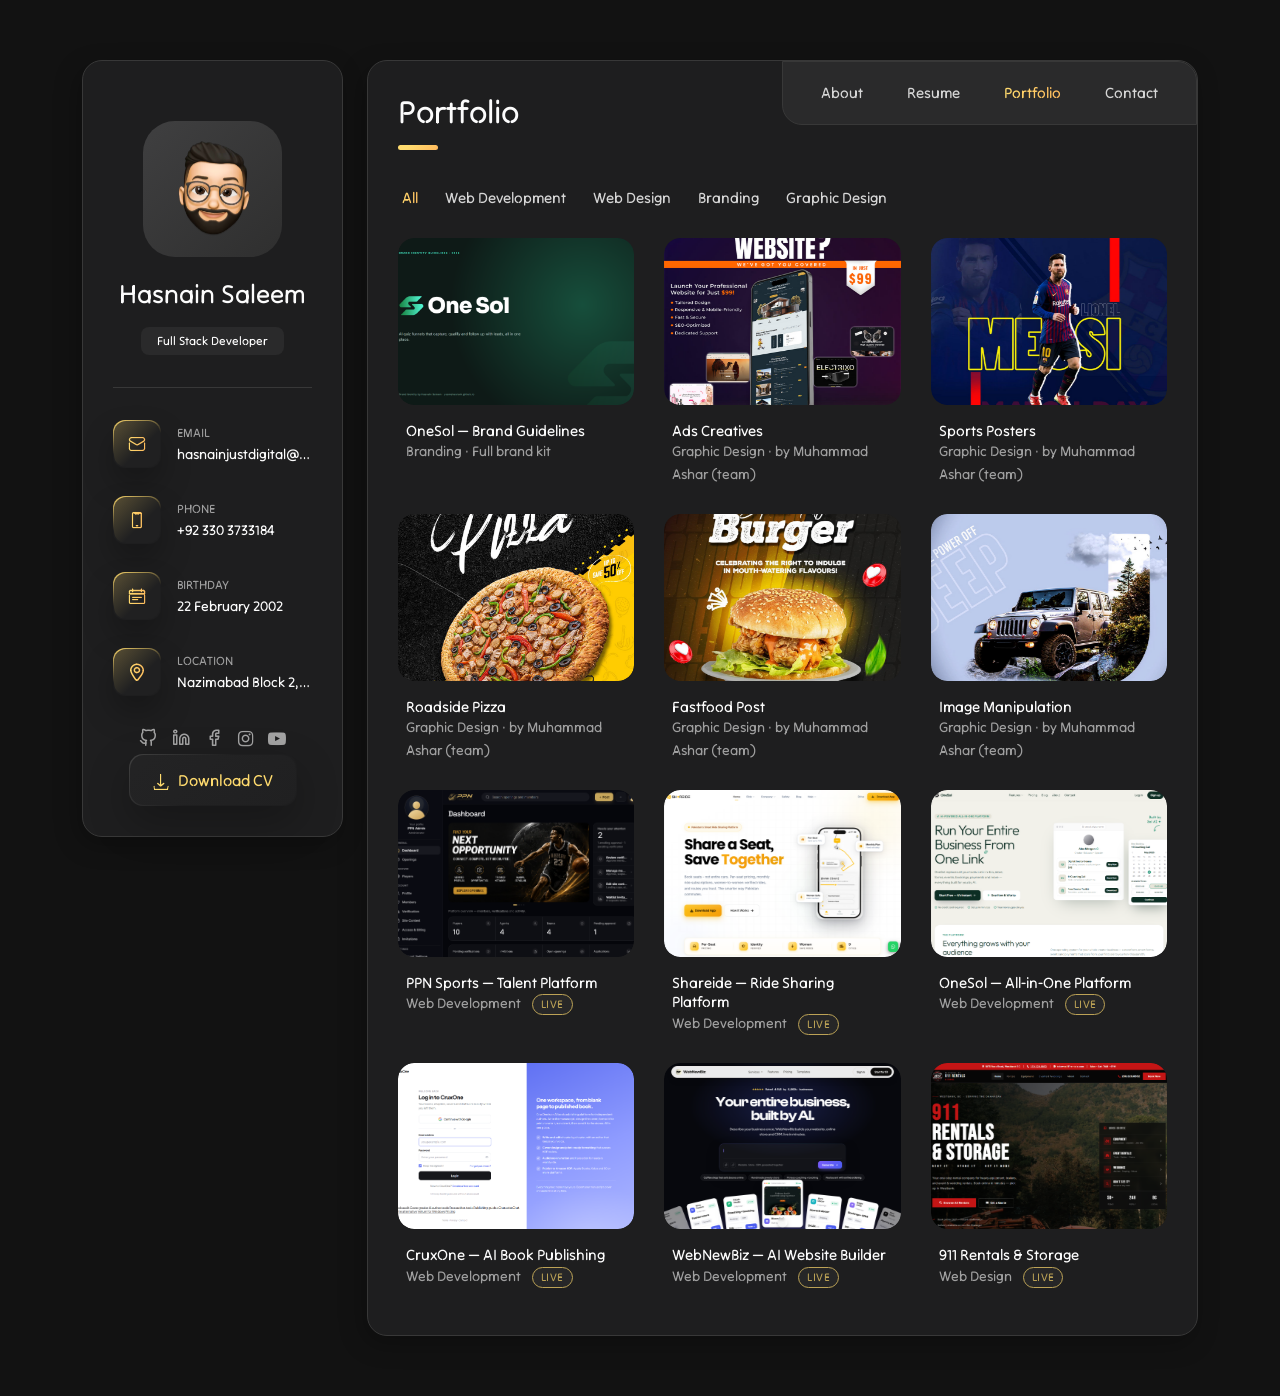
<file: portfolio.html>
<!DOCTYPE html>
<html lang="en">


<!-- Mirrored from art-template.ru/vcard4/resume.html by HTTrack Website Copier/3.x [XR&CO'2014], Tue, 10 Jan 2023 09:31:16 GMT -->

<!-- Mirrored from shaikhali01.github.io/portfolio/resume.html by HTTrack Website Copier/3.x [XR&CO'2014], Mon, 27 Mar 2023 06:00:51 GMT -->
<!-- Added by HTTrack --><meta http-equiv="content-type" content="text/html;charset=utf-8" /><!-- /Added by HTTrack -->
<head>
    <meta charset="utf-8" />
    <title>Hasnain Saleem</title>

	<!-- Meta Data -->
	<meta http-equiv="X-UA-Compatible" content="IE=edge">
	<meta name="viewport" content="width=device-width, initial-scale=1, shrink-to-fit=no">
	<meta name="format-detection" content="telephone=no"/>
    <meta name="format-detection" content="address=no"/>
    <meta name="author" content="ArtTemplate" />
    <meta name="description" content="vCard" />

    <!-- Twitter data -->
    <meta name="twitter:card" content="summary_large_image">
    <meta name="twitter:site" content="@ArtTemplates">
    <meta name="twitter:title" content="vCard">
    <meta name="twitter:description" content="vCard">
    <meta name="twitter:image" content="assets/images/social.html">

    <!-- Open Graph data -->
    <meta property="og:title" content="ArtTemplate" />
    <meta property="og:type" content="website" />
    <meta property="og:url" content="your url website" />
    <meta property="og:image" content="assets/images/social.html" />
    <meta property="og:description" content="vCard" />
    <meta property="og:site_name" content="vCard" />

	<!-- Favicons -->
	<link rel="apple-touch-icon" sizes="144x144" href="assets/images/favicons/apple-touch-icon-144x144.png">
	<link rel="apple-touch-icon" sizes="114x114" href="assets/images/favicons/apple-touch-icon-114x114.png">
	<link rel="apple-touch-icon" sizes="72x72" href="assets/images/favicons/apple-touch-icon-72x72.png">
	<link rel="apple-touch-icon" sizes="57x57" href="assets/images/favicons/apple-touch-icon-57x57.png">
	<link rel="shortcut icon" href="assets/images/my-avatar.png" type="image/png">

    <!-- Styles -->
	<link rel="stylesheet" href="https://cdnjs.cloudflare.com/ajax/libs/font-awesome/4.7.0/css/font-awesome.min.css">
	<link rel="stylesheet" type="text/css" href="assets/styles/vendors/bootstrap.min.css"/>
	<link rel="stylesheet" type="text/css" href="assets/styles/style.css"/>
	
</head>
<body class="bg-triangles">
	<main class="main">
	    <div class="container gutter-top gutter-bottom">
		    <div class="row sticky-parent">
			    <!-- Sidebar -->
                <aside class="col-12 col-md-12 col-xl-3">
				    <div class="sidebar box-outer sticky-column">
						<!-- My photo -->
						<div class="sidebar__base-info">
					    	<figure class="avatar-box">
                                <img src="assets/images/my-avatar.png" alt="Hasnain Saleem">
						    </figure>

							<div class="text-xl-center">
						        <h3 class="title title--h3 sidebar__name">Hasnain Saleem</h3>
							    <div class="badge">Full Stack Developer</div>
						    </div>

							<button class="btn btn--small btn--icon-right sidebar__btn js-btn-toggle"><span>Show Contacts</span><i class="feathericon-chevron-down"></i></button>
						</div>

						<div class="sidebar__additional-info js-show">
							<div class="separation"></div>
		                    <ul class="details-info">
							    <!-- Email -->
							    <li class="details-info__item">
							        <span class="box icon-box"><i class="font-icon icon-envelope"></i></span>
								    <div class="contacts-block__info">
									    <span class="overhead">Email</span>
									    <a class="text-overflow" href="mailto:hasnainjustdigital@gmail.com" title="hasnainjustdigital@gmail.com">hasnainjustdigital@gmail.com</a>
								    </div>
							    </li>
							    <!-- Phone -->
						 	    <li class="details-info__item">
								    <span class="box icon-box"><i class="font-icon icon-phone"></i></span>
								    <div class="contacts-block__info">
									    <span class="overhead">Phone</span>
							            <span class="text-overflow" title="+92 330 3733184">+92 330 3733184</span>
								    </div>	
							    </li>
								<!-- Birthday -->
					            <li class="details-info__item">
								    <span class="box icon-box"><i class="font-icon icon-calendar"></i></span>
								    <div class="contacts-block__info">
									    <span class="overhead">Birthday</span>
							            <span class="text-overflow" title="22 February 2002">22 February 2002</span>
								    </div>
							    </li>
								<!-- Location -->
					            <li class="details-info__item">
								    <span class="box icon-box"><i class="font-icon icon-location"></i></span>
								    <div class="contacts-block__info">
									    <span class="overhead">Location</span>
							            <span class="text-overflow" title="Nazimabad Block 2, Karachi">Nazimabad Block 2, Karachi</span>
								    </div>
							    </li>
					        </ul>
						    <div class="separation d-xl-none"></div>

						    <!-- Social -->
						    <div class="social">
							    <a class="social__link" href="https://github.com/YesmeHasnain" target="_blank" rel="noopener" title="GitHub"><i class="feathericon-github"></i></a>
							    <a class="social__link" href="https://www.linkedin.com/in/hasnain-saleem-a9a42b359/" target="_blank" rel="noopener" title="LinkedIn"><i class="feathericon-linkedin"></i></a>
							    <a class="social__link" href="https://www.facebook.com/profile.php?id=61590240133416" target="_blank" rel="noopener" title="Facebook"><i class="feathericon-facebook"></i></a>
							    <a class="social__link" href="https://www.instagram.com/yesmehasnain/" target="_blank" rel="noopener" title="Instagram"><i class="fa fa-instagram"></i></a>
							    <a class="social__link" href="https://www.youtube.com/@Hasnainjustdigital" target="_blank" rel="noopener" title="YouTube"><i class="fa fa-youtube-play"></i></a>
								
								<a href="./assets/Hasnain-Saleem-CV.pdf" download="Hasnain-Saleem-CV.pdf"><button type="button" class="btn"><i class="font-icon icon-download"></i> Download CV</button></a>
						    </div>
						</div>	
					</div>	
		        </aside>
		        
				<!-- Content -->
				<div class="col-12 col-md-12 col-xl-9">
				    <div class="box-outer pb-0">
					    <!-- Menu -->
						<div class="nav-container">
						    <ul class="nav">
                                <li class="nav__item"><a href="index.html">About</a></li>
								<li class="nav__item"><a href="resume.html">Resume</a></li>
                                <li class="nav__item"><a class="active" href="portfolio.html">Portfolio</a></li>
                                <!-- <li class="nav__item"><a href="blog.html">Blog</a></li> -->
                                <li class="nav__item"><a href="contact.html">Contact</a></li>
                            </ul>
						</div>
						
					    <!-- About -->
						<div class="pb-3">
		                    <h1 class="title title--h1 title__separate">Portfolio</h1>
					    </div>

						<!-- Filter -->
                        <div class="select">
			                <span class="placeholder">Select category</span>
			                <ul class="filter">
			                    <li class="filter__item">Category</li>
				                <li class="filter__item active" data-filter="*"><a class="filter__link active" href="#filter">All</a></li>
				                <li class="filter__item" data-filter=".category-web-development"><a class="filter__link" href="#filter">Web Development</a></li>
				                <li class="filter__item" data-filter=".category-design"><a class="filter__link" href="#filter">Web Design</a></li>
				                <li class="filter__item" data-filter=".category-branding"><a class="filter__link" href="#filter">Branding</a></li>
				                <li class="filter__item" data-filter=".category-graphic"><a class="filter__link" href="#filter">Graphic Design</a></li>
			                </ul>
			                <input type="hidden" name="changemetoo"/>
		                </div>

						<!-- Gallery -->
						<div class="gallery-grid js-masonry js-filter-container">
							<div class="gutter-sizer"></div>
							<!-- OneSol — Brand Guidelines -->
							<div class="gallery-grid__item category-branding">
								<a href="assets/OneSol-Brand-Guidelines.pdf" target="_blank" rel="noopener noreferrer" title="OneSol — Brand Guidelines (PDF)">
								    <div class="gallery-grid__image-wrap">
                                        <img class="gallery-grid__image cover lazyload" src="assets/images/projects/brand-onesol.png" alt="OneSol — Brand Guidelines" />
								    </div>
                                    <div class="gallery-grid__caption">
									    <h3 class="title gallery-grid__title">OneSol — Brand Guidelines</h3>
									    <span class="gallery-grid__category">Branding · Full brand kit</span>
									</div>
								</a>
							</div>
							<!-- Ads Creatives — team designer Muhammad Ashar -->
							<div class="gallery-grid__item category-graphic">
								<a href="https://www.behance.net/gallery/226528053/Ads-Creatives" target="_blank" rel="noopener noreferrer" title="Ads Creatives (opens on Behance)">
								    <div class="gallery-grid__image-wrap">
                                        <img class="gallery-grid__image cover lazyload" src="assets/images/projects/ashar-ads-creatives.jpg" alt="Ads Creatives" />
								    </div>
                                    <div class="gallery-grid__caption">
									    <h3 class="title gallery-grid__title">Ads Creatives</h3>
									    <span class="gallery-grid__category">Graphic Design · by Muhammad Ashar (team)</span>
									</div>
								</a>
							</div>
							<!-- Sports Posters — team designer Muhammad Ashar -->
							<div class="gallery-grid__item category-graphic">
								<a href="https://www.behance.net/gallery/226527913/Sports-Posters" target="_blank" rel="noopener noreferrer" title="Sports Posters (opens on Behance)">
								    <div class="gallery-grid__image-wrap">
                                        <img class="gallery-grid__image cover lazyload" src="assets/images/projects/ashar-sports-posters.jpg" alt="Sports Posters" />
								    </div>
                                    <div class="gallery-grid__caption">
									    <h3 class="title gallery-grid__title">Sports Posters</h3>
									    <span class="gallery-grid__category">Graphic Design · by Muhammad Ashar (team)</span>
									</div>
								</a>
							</div>
							<!-- Roadside Pizza — team designer Muhammad Ashar -->
							<div class="gallery-grid__item category-graphic">
								<a href="https://www.behance.net/gallery/226527711/Roadside-Pizza" target="_blank" rel="noopener noreferrer" title="Roadside Pizza (opens on Behance)">
								    <div class="gallery-grid__image-wrap">
                                        <img class="gallery-grid__image cover lazyload" src="assets/images/projects/ashar-roadside-pizza.jpg" alt="Roadside Pizza" />
								    </div>
                                    <div class="gallery-grid__caption">
									    <h3 class="title gallery-grid__title">Roadside Pizza</h3>
									    <span class="gallery-grid__category">Graphic Design · by Muhammad Ashar (team)</span>
									</div>
								</a>
							</div>
							<!-- Fastfood Post — team designer Muhammad Ashar -->
							<div class="gallery-grid__item category-graphic">
								<a href="https://www.behance.net/gallery/226527759/Fastfood-Post" target="_blank" rel="noopener noreferrer" title="Fastfood Post (opens on Behance)">
								    <div class="gallery-grid__image-wrap">
                                        <img class="gallery-grid__image cover lazyload" src="assets/images/projects/ashar-fastfood-post.jpg" alt="Fastfood Post" />
								    </div>
                                    <div class="gallery-grid__caption">
									    <h3 class="title gallery-grid__title">Fastfood Post</h3>
									    <span class="gallery-grid__category">Graphic Design · by Muhammad Ashar (team)</span>
									</div>
								</a>
							</div>
							<!-- Image Manipulation — team designer Muhammad Ashar -->
							<div class="gallery-grid__item category-graphic">
								<a href="https://www.behance.net/gallery/226527809/Image-Manipulation" target="_blank" rel="noopener noreferrer" title="Image Manipulation (opens on Behance)">
								    <div class="gallery-grid__image-wrap">
                                        <img class="gallery-grid__image cover lazyload" src="assets/images/projects/ashar-image-manipulation.jpg" alt="Image Manipulation" />
								    </div>
                                    <div class="gallery-grid__caption">
									    <h3 class="title gallery-grid__title">Image Manipulation</h3>
									    <span class="gallery-grid__category">Graphic Design · by Muhammad Ashar (team)</span>
									</div>
								</a>
							</div>
							<!-- PPN Sports — Talent Platform (live app) -->
							<div class="gallery-grid__item category-web-development">
								<a href="https://app.ppnsportsnetwork.com" target="_blank" rel="noopener noreferrer" title="PPN Sports — Talent Platform (opens app.ppnsportsnetwork.com)">
								    <div class="gallery-grid__image-wrap">
                                        <img class="gallery-grid__image cover lazyload" src="assets/images/projects/ppn-admin-dashboard.png" alt="PPN Sports — Talent Platform" />
								    </div>
                                    <div class="gallery-grid__caption">
									    <h3 class="title gallery-grid__title">PPN Sports — Talent Platform</h3>
									    <span class="gallery-grid__category">Web Development <span class="project-live">Live</span></span>
									</div>
								</a>
							</div>
							<!-- Shareide — Ride Sharing Platform -->
							<div class="gallery-grid__item category-web-development">
								<a href="https://shareide.com" target="_blank" rel="noopener noreferrer" title="Shareide — Ride Sharing Platform (opens shareide.com)">
								    <div class="gallery-grid__image-wrap">
                                        <img class="gallery-grid__image cover lazyload" src="assets/images/projects/themeai.png" alt="Shareide — Ride Sharing Platform" />
								    </div>
                                    <div class="gallery-grid__caption">
									    <h3 class="title gallery-grid__title">Shareide — Ride Sharing Platform</h3>
									    <span class="gallery-grid__category">Web Development <span class="project-live">Live</span></span>
									</div>
								</a>
							</div>
							<!-- OneSol — All-in-One Platform -->
							<div class="gallery-grid__item category-web-development">
								<a href="https://onesol.io" target="_blank" rel="noopener noreferrer" title="OneSol — All-in-One Platform (opens onesol.io)">
								    <div class="gallery-grid__image-wrap">
                                        <img class="gallery-grid__image cover lazyload" src="assets/images/projects/ai-form.png" alt="OneSol — All-in-One Platform" />
								    </div>
                                    <div class="gallery-grid__caption">
									    <h3 class="title gallery-grid__title">OneSol — All-in-One Platform</h3>
									    <span class="gallery-grid__category">Web Development <span class="project-live">Live</span></span>
									</div>
								</a>
							</div>
							<!-- CruxOne — AI Book Publishing -->
							<div class="gallery-grid__item category-web-development">
								<a href="https://cruxone.io" target="_blank" rel="noopener noreferrer" title="CruxOne — AI Book Publishing Platform (opens cruxone.io)">
								    <div class="gallery-grid__image-wrap">
                                        <img class="gallery-grid__image cover lazyload" src="assets/images/projects/cruxone.png" alt="CruxOne — AI Book Publishing Platform" />
								    </div>
                                    <div class="gallery-grid__caption">
									    <h3 class="title gallery-grid__title">CruxOne — AI Book Publishing</h3>
									    <span class="gallery-grid__category">Web Development <span class="project-live">Live</span></span>
									</div>
								</a>
							</div>
							<!-- WebNewBiz — AI Website Builder -->
							<div class="gallery-grid__item category-web-development">
								<a href="https://webnewbiz.com" target="_blank" rel="noopener noreferrer" title="WebNewBiz — AI Website Builder (opens webnewbiz.com)">
								    <div class="gallery-grid__image-wrap">
                                        <img class="gallery-grid__image cover lazyload" src="assets/images/projects/webnewbiz.png" alt="WebNewBiz — AI Website Builder" />
								    </div>
                                    <div class="gallery-grid__caption">
									    <h3 class="title gallery-grid__title">WebNewBiz — AI Website Builder</h3>
									    <span class="gallery-grid__category">Web Development <span class="project-live">Live</span></span>
									</div>
								</a>
							</div>
							<!-- 911 Rentals & Storage -->
							<div class="gallery-grid__item category-design">
								<a href="https://kelowna911rentals.com" target="_blank" rel="noopener noreferrer" title="911 Rentals &amp; Storage (opens kelowna911rentals.com)">
								    <div class="gallery-grid__image-wrap">
                                        <img class="gallery-grid__image cover lazyload" src="assets/images/projects/rental999.png" alt="911 Rentals &amp; Storage" />
								    </div>
                                    <div class="gallery-grid__caption">
									    <h3 class="title gallery-grid__title">911 Rentals &amp; Storage</h3>
									    <span class="gallery-grid__category">Web Design <span class="project-live">Live</span></span>
									</div>
								</a>
							</div>
						</div><!-- /Gallery -->
					</div>
		        </div><!-- Content -->
			</div><!-- sticky-parent -->
		</div><!-- container -->
    </main>

    <div class="back-to-top"></div>

	<!-- JavaScripts -->
	<script src="assets/js/jquery-3.4.1.min.js"></script>
	<script src="assets/js/plugins.min.js"></script>
    <script src="assets/js/common.js"></script>
    <script src="assets/js/avatar.js"></script>
    
</body>

<!-- Mirrored from art-template.ru/vcard4/portfolio.html by HTTrack Website Copier/3.x [XR&CO'2014], Tue, 10 Jan 2023 09:31:33 GMT -->

<!-- Mirrored from shaikhali01.github.io/portfolio/portfolio.html by HTTrack Website Copier/3.x [XR&CO'2014], Mon, 27 Mar 2023 06:00:57 GMT -->
</html>
</file>
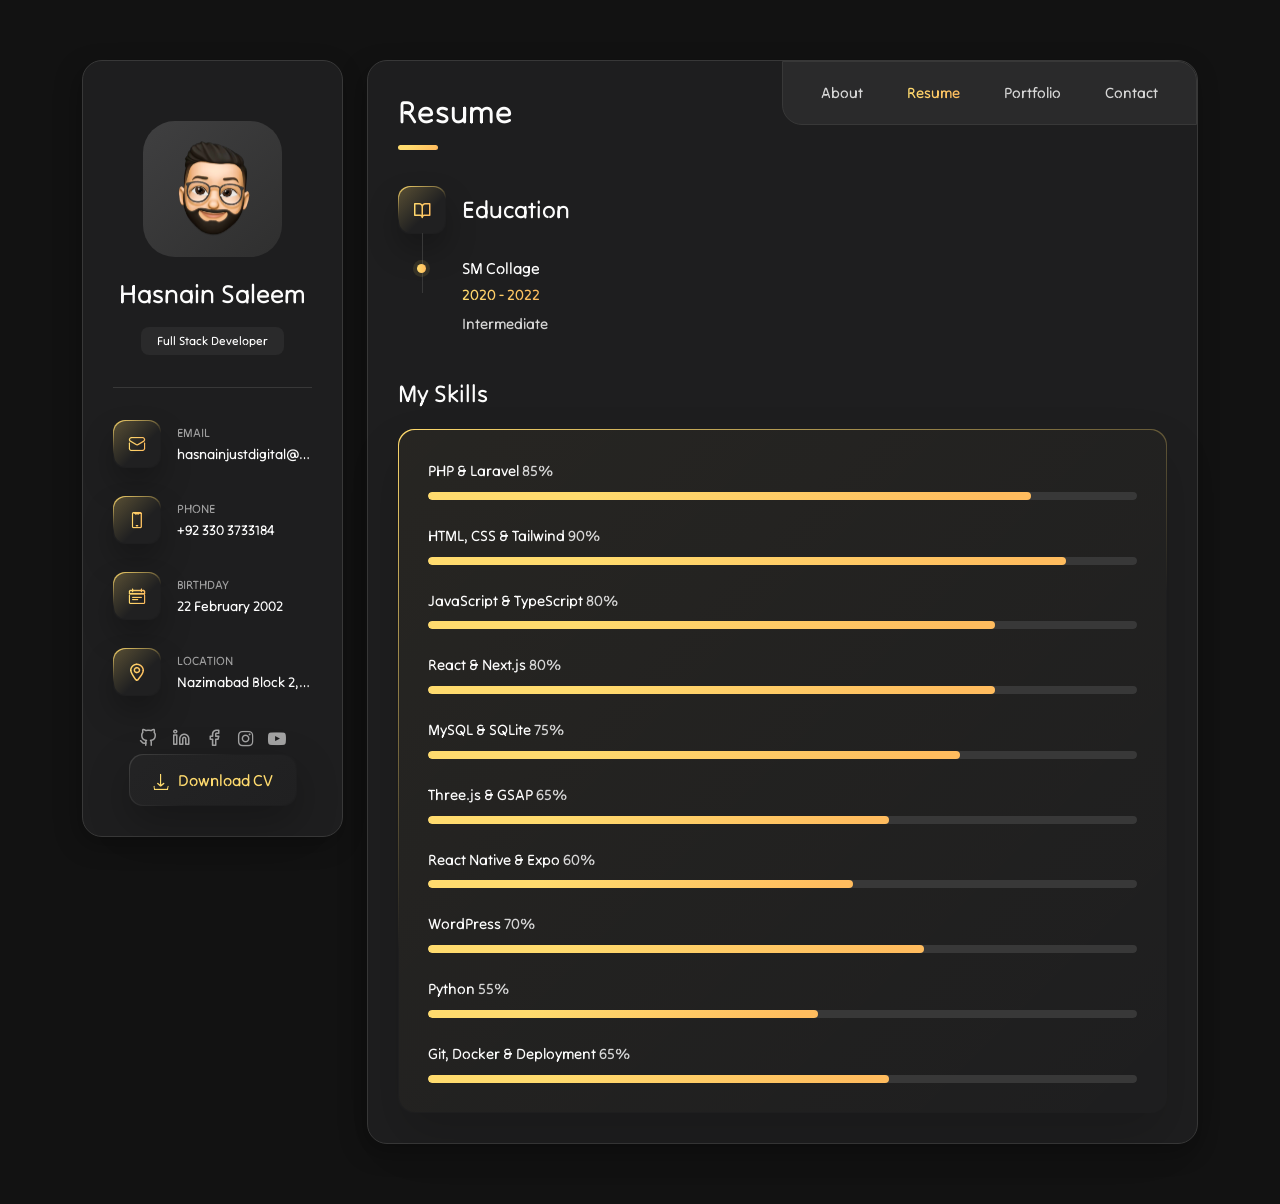
<file: resume.html>
<!DOCTYPE html>
<html lang="en">


<!-- Mirrored from art-template.ru/vcard4/resume.html by HTTrack Website Copier/3.x [XR&CO'2014], Tue, 10 Jan 2023 09:31:16 GMT -->

<!-- Mirrored from shaikhali01.github.io/portfolio/resume.html by HTTrack Website Copier/3.x [XR&CO'2014], Mon, 27 Mar 2023 06:00:51 GMT -->
<!-- Added by HTTrack --><meta http-equiv="content-type" content="text/html;charset=utf-8" /><!-- /Added by HTTrack -->
<head>
    <meta charset="utf-8" />
    <title>Hasnain Saleem</title>

	<!-- Meta Data -->
	<meta http-equiv="X-UA-Compatible" content="IE=edge">
	<meta name="viewport" content="width=device-width, initial-scale=1, shrink-to-fit=no">
	<meta name="format-detection" content="telephone=no"/>
    <meta name="format-detection" content="address=no"/>
    <meta name="author" content="ArtTemplate" />
    <meta name="description" content="vCard" />

    <!-- Twitter data -->
    <meta name="twitter:card" content="summary_large_image">
    <meta name="twitter:site" content="@ArtTemplates">
    <meta name="twitter:title" content="vCard">
    <meta name="twitter:description" content="vCard">
    <meta name="twitter:image" content="assets/images/social.html">

    <!-- Open Graph data -->
    <meta property="og:title" content="ArtTemplate" />
    <meta property="og:type" content="website" />
    <meta property="og:url" content="your url website" />
    <meta property="og:image" content="assets/images/social.html" />
    <meta property="og:description" content="vCard" />
    <meta property="og:site_name" content="vCard" />

	<!-- Favicons -->
	<link rel="apple-touch-icon" sizes="144x144" href="assets/images/favicons/apple-touch-icon-144x144.png">
	<link rel="apple-touch-icon" sizes="114x114" href="assets/images/favicons/apple-touch-icon-114x114.png">
	<link rel="apple-touch-icon" sizes="72x72" href="assets/images/favicons/apple-touch-icon-72x72.png">
	<link rel="apple-touch-icon" sizes="57x57" href="assets/images/favicons/apple-touch-icon-57x57.png">
	<link rel="shortcut icon" href="assets/images/my-avatar.png" type="image/png">

    <!-- Styles -->
	<link rel="stylesheet" href="https://cdnjs.cloudflare.com/ajax/libs/font-awesome/4.7.0/css/font-awesome.min.css">
	<link rel="stylesheet" type="text/css" href="assets/styles/vendors/bootstrap.min.css"/>
	<link rel="stylesheet" type="text/css" href="assets/styles/style.css"/>
	
</head>
<body class="bg-triangles">
	<main class="main">
	    <div class="container gutter-top gutter-bottom">
		    <div class="row sticky-parent">
			    <!-- Sidebar -->
                <aside class="col-12 col-md-12 col-xl-3">
				    <div class="sidebar box-outer sticky-column">
						<!-- My photo -->
						<div class="sidebar__base-info">
					    	<figure class="avatar-box">
                                <img src="assets/images/my-avatar.png" alt="Hasnain Saleem">
						    </figure>

							<div class="text-xl-center">
						        <h3 class="title title--h3 sidebar__name">Hasnain Saleem</h3>
							    <div class="badge">Full Stack Developer</div>
						    </div>

							<button class="btn btn--small btn--icon-right sidebar__btn js-btn-toggle"><span>Show Contacts</span><i class="feathericon-chevron-down"></i></button>
						</div>

						<div class="sidebar__additional-info js-show">
							<div class="separation"></div>
		                    <ul class="details-info">
							    <!-- Email -->
							    <li class="details-info__item">
							        <span class="box icon-box"><i class="font-icon icon-envelope"></i></span>
								    <div class="contacts-block__info">
									    <span class="overhead">Email</span>
									    <a class="text-overflow" href="mailto:hasnainjustdigital@gmail.com" title="hasnainjustdigital@gmail.com">hasnainjustdigital@gmail.com</a>
								    </div>
							    </li>
							    <!-- Phone -->
						 	    <li class="details-info__item">
								    <span class="box icon-box"><i class="font-icon icon-phone"></i></span>
								    <div class="contacts-block__info">
									    <span class="overhead">Phone</span>
							            <span class="text-overflow" title="+92 330 3733184">+92 330 3733184</span>
								    </div>	
							    </li>
								<!-- Birthday -->
					            <li class="details-info__item">
								    <span class="box icon-box"><i class="font-icon icon-calendar"></i></span>
								    <div class="contacts-block__info">
									    <span class="overhead">Birthday</span>
							            <span class="text-overflow" title="22 February 2002">22 February 2002</span>
								    </div>
							    </li>
								<!-- Location -->
					            <li class="details-info__item">
								    <span class="box icon-box"><i class="font-icon icon-location"></i></span>
								    <div class="contacts-block__info">
									    <span class="overhead">Location</span>
							            <span class="text-overflow" title="Nazimabad Block 2, Karachi">Nazimabad Block 2, Karachi</span>
								    </div>
							    </li>
					        </ul>
						    <div class="separation d-xl-none"></div>

						    <!-- Social -->
						    <div class="social">
							    <a class="social__link" href="https://github.com/YesmeHasnain" target="_blank" rel="noopener" title="GitHub"><i class="feathericon-github"></i></a>
							    <a class="social__link" href="https://www.linkedin.com/in/hasnain-saleem-a9a42b359/" target="_blank" rel="noopener" title="LinkedIn"><i class="feathericon-linkedin"></i></a>
							    <a class="social__link" href="https://www.facebook.com/profile.php?id=61590240133416" target="_blank" rel="noopener" title="Facebook"><i class="feathericon-facebook"></i></a>
							    <a class="social__link" href="https://www.instagram.com/yesmehasnain/" target="_blank" rel="noopener" title="Instagram"><i class="fa fa-instagram"></i></a>
							    <a class="social__link" href="https://www.youtube.com/@Hasnainjustdigital" target="_blank" rel="noopener" title="YouTube"><i class="fa fa-youtube-play"></i></a>
								
								<a href="./assets/Hasnain-Saleem-CV.pdf" download="Hasnain-Saleem-CV.pdf"><button type="button" class="btn"><i class="font-icon icon-download"></i> Download CV</button></a>
						    </div>
						</div>	
					</div>	
		        </aside>
		        
				<!-- Content -->
		        <div class="col-12 col-md-12 col-xl-9">
				    <div class="box-outer">
					    <!-- Menu -->
						<div class="nav-container">
						    <ul class="nav">
                                <li class="nav__item"><a href="index.html">About</a></li>
								<li class="nav__item"><a class="active" href="resume.html">Resume</a></li>
                                <li class="nav__item"><a href="portfolio.html">Portfolio</a></li>
                                <!-- <li class="nav__item"><a href="blog.html">Blog</a></li> -->
                                <li class="nav__item"><a href="contact.html">Contact</a></li>
                            </ul>
						</div>
						
					    <!-- About -->
						<div class="pb-3">
		                    <h1 class="title title--h1 title__separate">Resume</h1>
					    </div>
						
						<!-- Experience -->
						<h2 class="title title--h2"><span class="box icon-box"><i class="font-icon feathericon-book-open"></i></span>Education</h2>
						<div class="timeline">
							<!-- Item -->
							
							<!-- Item -->
							<article class="timeline__item">
								<h5 class="title title--h4 timeline__title">SM Collage</h5>
								<span class="timeline__period">2020 - 2022</span>
								<p class="timeline__description">Intermediate</p>
							</article>
                                        
							
						</div>

						<!-- Skills -->
						<!-- Skills -->
						<h2 class="title title--h2 mt-3">My Skills</h2>
						<div class="box box-inner mb-0">
							<div class="progress">
								<div class="progress-text"><span>PHP &amp; Laravel</span> 85%</div>
                                <div class="progress-bar"><span role="progressbar" aria-valuenow="85" aria-valuemin="0" aria-valuemax="100"></span></div>
                            </div>
							<div class="progress">
								<div class="progress-text"><span>HTML, CSS &amp; Tailwind</span> 90%</div>
                                <div class="progress-bar"><span role="progressbar" aria-valuenow="90" aria-valuemin="0" aria-valuemax="100"></span></div>
                            </div>
							<div class="progress">
								<div class="progress-text"><span>JavaScript &amp; TypeScript</span> 80%</div>
                                <div class="progress-bar"><span role="progressbar" aria-valuenow="80" aria-valuemin="0" aria-valuemax="100"></span></div>
                            </div>
							<div class="progress">
								<div class="progress-text"><span>React &amp; Next.js</span> 80%</div>
                                <div class="progress-bar"><span role="progressbar" aria-valuenow="80" aria-valuemin="0" aria-valuemax="100"></span></div>
                            </div>
							<div class="progress">
								<div class="progress-text"><span>MySQL &amp; SQLite</span> 75%</div>
                                <div class="progress-bar"><span role="progressbar" aria-valuenow="75" aria-valuemin="0" aria-valuemax="100"></span></div>
                            </div>
							<div class="progress">
								<div class="progress-text"><span>Three.js &amp; GSAP</span> 65%</div>
                                <div class="progress-bar"><span role="progressbar" aria-valuenow="65" aria-valuemin="0" aria-valuemax="100"></span></div>
                            </div>
							<div class="progress">
								<div class="progress-text"><span>React Native &amp; Expo</span> 60%</div>
                                <div class="progress-bar"><span role="progressbar" aria-valuenow="60" aria-valuemin="0" aria-valuemax="100"></span></div>
                            </div>
							<div class="progress">
								<div class="progress-text"><span>WordPress</span> 70%</div>
                                <div class="progress-bar"><span role="progressbar" aria-valuenow="70" aria-valuemin="0" aria-valuemax="100"></span></div>
                            </div>
							<div class="progress">
								<div class="progress-text"><span>Python</span> 55%</div>
                                <div class="progress-bar"><span role="progressbar" aria-valuenow="55" aria-valuemin="0" aria-valuemax="100"></span></div>
                            </div>
							<div class="progress">
								<div class="progress-text"><span>Git, Docker &amp; Deployment</span> 65%</div>
                                <div class="progress-bar"><span role="progressbar" aria-valuenow="65" aria-valuemin="0" aria-valuemax="100"></span></div>
                            </div>
						</div>

					</div><!-- box-outer -->
					</div>
		        </div><!-- Content -->
			</div><!-- sticky-parent -->
		</div><!-- container -->
    </main>

    <div class="back-to-top"></div>	

	<!-- JavaScripts -->
	<script src="assets/js/jquery-3.4.1.min.js"></script>
	<script src="assets/js/plugins.min.js"></script>
    <script src="assets/js/common.js"></script>
    <script src="assets/js/avatar.js"></script>

</body>

<!-- Mirrored from art-template.ru/vcard4/resume.html by HTTrack Website Copier/3.x [XR&CO'2014], Tue, 10 Jan 2023 09:31:16 GMT -->

<!-- Mirrored from shaikhali01.github.io/portfolio/resume.html by HTTrack Website Copier/3.x [XR&CO'2014], Mon, 27 Mar 2023 06:00:51 GMT -->
</html>
</file>
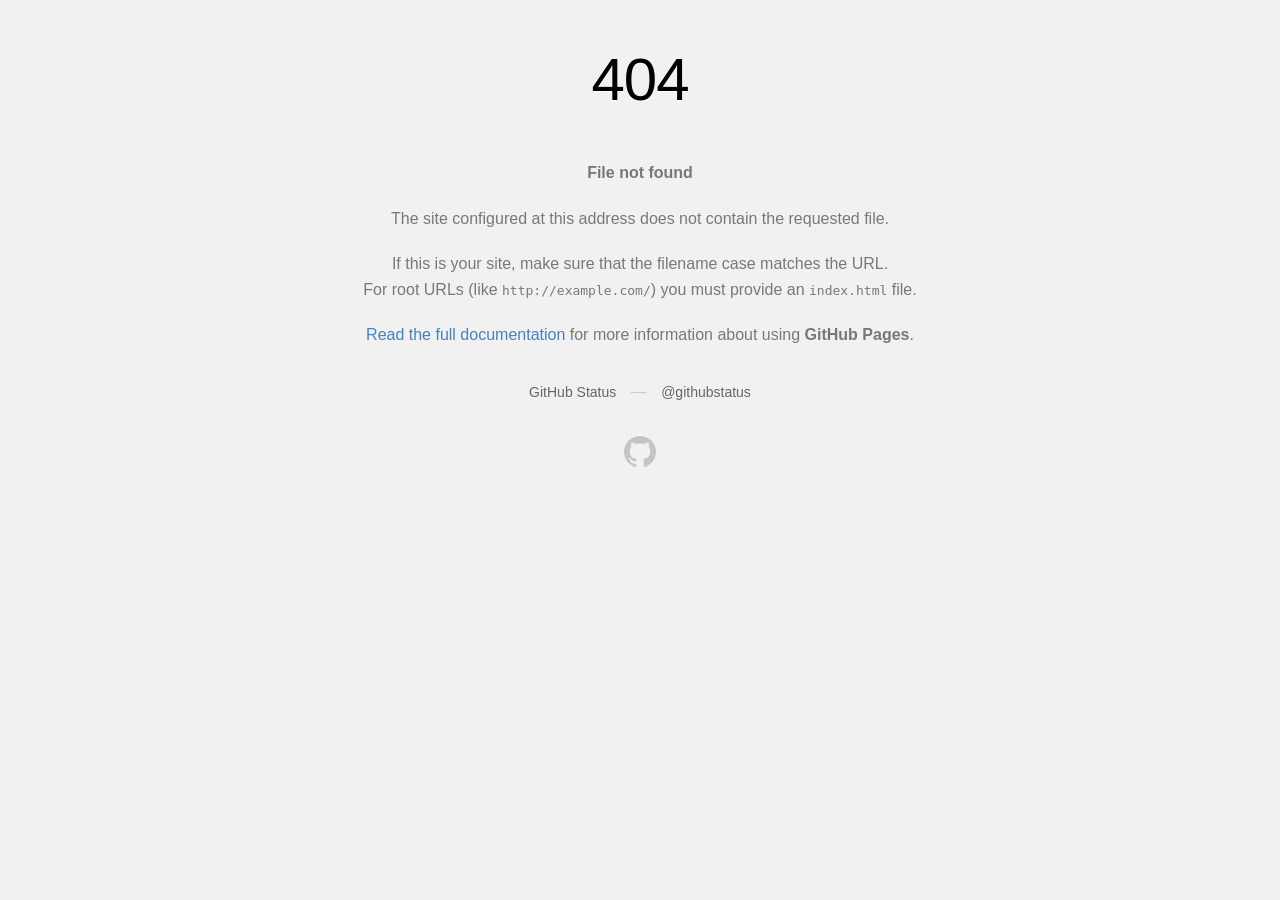
<file: assets/images/avatar-2.html>
<!DOCTYPE html>
<html>
  <head>
    <meta http-equiv="Content-type" content="text/html; charset=utf-8">
    <meta http-equiv="Content-Security-Policy" content="default-src 'none'; style-src 'unsafe-inline'; img-src data:; connect-src 'self'">
    <title>Page not found &middot; GitHub Pages</title>
    <style type="text/css" media="screen">
      body {
        background-color: #f1f1f1;
        margin: 0;
        font-family: "Helvetica Neue", Helvetica, Arial, sans-serif;
      }

      .container { margin: 50px auto 40px auto; width: 600px; text-align: center; }

      a { color: #4183c4; text-decoration: none; }
      a:hover { text-decoration: underline; }

      h1 { width: 800px; position:relative; left: -100px; letter-spacing: -1px; line-height: 60px; font-size: 60px; font-weight: 100; margin: 0px 0 50px 0; text-shadow: 0 1px 0 #fff; }
      p { color: rgba(0, 0, 0, 0.5); margin: 20px 0; line-height: 1.6; }

      ul { list-style: none; margin: 25px 0; padding: 0; }
      li { display: table-cell; font-weight: bold; width: 1%; }

      .logo { display: inline-block; margin-top: 35px; }
      .logo-img-2x { display: none; }
      @media
      only screen and (-webkit-min-device-pixel-ratio: 2),
      only screen and (   min--moz-device-pixel-ratio: 2),
      only screen and (     -o-min-device-pixel-ratio: 2/1),
      only screen and (        min-device-pixel-ratio: 2),
      only screen and (                min-resolution: 192dpi),
      only screen and (                min-resolution: 2dppx) {
        .logo-img-1x { display: none; }
        .logo-img-2x { display: inline-block; }
      }

      #suggestions {
        margin-top: 35px;
        color: #ccc;
      }
      #suggestions a {
        color: #666666;
        font-weight: 200;
        font-size: 14px;
        margin: 0 10px;
      }

    </style>
  </head>
  <body>

    <div class="container">

      <h1>404</h1>
      <p><strong>File not found</strong></p>

      <p>
        The site configured at this address does not
        contain the requested file.
      </p>

      <p>
        If this is your site, make sure that the filename case matches the URL.<br>
        For root URLs (like <code>http://example.com/</code>) you must provide an
        <code>index.html</code> file.
      </p>

      <p>
        <a href="https://help.github.com/pages/">Read the full documentation</a>
        for more information about using <strong>GitHub Pages</strong>.
      </p>

      <div id="suggestions">
        <a href="https://githubstatus.com">GitHub Status</a> &mdash;
        <a href="https://twitter.com/githubstatus">@githubstatus</a>
      </div>

      <a href="/" class="logo logo-img-1x">
        <img width="32" height="32" title="" alt="" src="[data-uri]">
      </a>

      <a href="/" class="logo logo-img-2x">
        <img width="32" height="32" title="" alt="" src="[data-uri]">
      </a>
    </div>
  </body>
</html>
</file>
<file: assets/styles/style.css>
/* ------------------------------------------------
 Author: ArtStyles (Art)
 
 Template Name: vCard
 version: 1.1.0
------------------------------------------------ */
/* ------------------------------------------------
 
 - Vendors
 - Font Icons
 - Variables
 - General Styles
 - Typography
 - Form
 - Button
 - Sidebar
 - Sections
 - Navbar
 - Popup
 - Cases
 - Clients
 - Contact
 - Portfolio
 - News
 - Single news
 - Single project
 - Testimonials
 - Timeline
 - Footer
 - Other
 
------------------------------------------------ */
@import url('https://fonts.googleapis.com/css2?family=Noto+Serif+Khojki:wght@400..700&family=Tilt+Neon&display=swap');
@import url("vendors/swiper.min.css");
@import url("vendors/simplebar.min.css");
@import url("vendors/magnific-popup.css");
@import url("vendors/photoswipe.css");
@import url("vendors/default-skin.css");
@import url("../icons/style-custome-icons.css");
@import url("../icons/feather.css");
@import url("https://fonts.googleapis.com/css2?family=Poppins:wght@300;400;500;600&amp;display=swap");
:root {
  --font-family: 'Tilt Neon', sans-serif;
  --font-base-size: 15px;
  --font-mobile-size: 14px;
  --color-heading: #FCFCFC;
  --color-paragraph: #D6D6D6;
  --color-border: #383838;
  --color-bg: #121212;
  --color-surface-1: #1e1e1f;
  --color-surface-2: #2a2a2b;
  --color-surface-3: #202021;
  --color-accent: #FFDB6E;
  --color-error: #B84C4C;
  --color-gradient: linear-gradient(137.84deg, #FFDB6E 26.31%, #FFBC5E 93.75%);
  --color-gradient-soft: linear-gradient(135deg, rgba(255, 218, 109, 0.0375) 0%, rgba(255, 189, 94, 0) 100%), #1E1E1F;
  --color-gradient-text: linear-gradient(90deg, #FFDB6E, #FFBC5E);
  --color-gradient-border: linear-gradient(155deg, #FFDA6D 0%, rgba(255, 191, 96, 0) 50%);
  --color-gradient-border-gray: linear-gradient(135deg, #404040 0%, rgba(64, 64, 64, 0) 48.44%);
  --color-gradient-gray: linear-gradient(137.84deg, #3F3F40 2.69%, #303030 93.75%);
  --color-gradient-icon: linear-gradient(135deg, rgba(255, 218, 109, 0.25) 0%, rgba(255, 189, 94, 0) 59.86%), #202021;
  --color-btn: linear-gradient(135deg, rgba(45, 45, 46, 0.25) 0%, rgba(27, 27, 28, 0) 100%), #202021;
  --box-shadow-24: -4px 8px 24px rgba(0, 0, 0, 0.25);
  --box-shadow-30: 0px 16px 30px rgba(0, 0, 0, 0.25);
  --box-shadow-40: 0px 16px 40px rgba(0, 0, 0, 0.25);
  --box-shadow-50: 0px 25px 50px rgba(0, 0, 0, 0.15);
  --box-shadow-80: 0px 24px 80px rgba(0, 0, 0, 0.7);
  --radius-32: 32px;
  --radius-20: 20px;
  --radius-18: 18px;
  --radius-16: 16px;
  --radius-14: 14px;
  --radius-12: 12px;
  --radius-8: 8px;
}

/* -----------------------------------------------------------------
    - General Styles
----------------------------------------------------------------- */
*,
::before,
::after {
  background-repeat: no-repeat;
  -webkit-box-sizing: border-box;
          box-sizing: border-box;
}

html {
  -webkit-overflow-scrolling: touch;
  -webkit-box-sizing: border-box;
  box-sizing: border-box;
}

body, html {
  font-size: 1rem;
  -webkit-text-size-adjust: 100%;
}

body {
  background-color: var(--color-bg);
  color: var(--color-paragraph);
  font-family: var(--font-family);
  font-size: var(--font-base-size);
  font-weight: 300;
  line-height: 1.65;
  min-height: 100vh;
  overflow-x: hidden;
  -ms-overflow-style: scrollbar;
  -webkit-font-smoothing: antialiased;
}

@media only screen and (max-width: 580px) {
  body {
    font-size: var(--font-mobile-size);
    line-height: 1.6;
  }
}

html.is-scroll-disabled body {
  height: 100vh;
  overflow: hidden;
}

@media all and (-ms-high-contrast: none), (-ms-high-contrast: active) {
  html.is-scroll-disabled {
    overflow: hidden;
  }
}

.no-scroll {
  overflow: hidden;
  -ms-overflow-style: none;
}

.no-scroll-height {
  overflow-x: hidden;
}

.svg-defs {
  position: absolute;
  height: 0;
  width: 0;
}

img {
  max-width: 100%;
  -webkit-user-select: none;
  -moz-user-select: none;
  -ms-user-select: none;
  user-select: none;
}

figure {
  margin: 0;
}

iframe {
  background-color: var(--color-bg);
  border: 0;
  display: block;
  height: 100%;
  width: 100%;
}

.cover {
  -o-object-fit: cover;
     object-fit: cover;
  -o-object-position: center;
     object-position: center;
  font-family: 'object-fit: cover; object-position: center;';
  height: 100%;
  width: 100%;
}

::-moz-selection {
  background: transparent;
  color: var(--color-accent);
}

::selection {
  background: transparent;
  color: var(--color-accent);
}

.scroll-line {
  background: var(--color-gradient);
  height: 0.1875rem;
  position: fixed;
  top: 0;
  width: 0;
  z-index: 3;
}

/* -----------------------------------------------------------------
    - Typography
----------------------------------------------------------------- */
h1, h2, h3, h4, h5, h6 {
  color: var(--color-heading);
  font-family: var(--font-family);
  font-weight: 600;
  line-height: 1.3;
}

.title--h1 {
  font-size: 2rem;
  margin-bottom: 1.0625rem;
}

@media only screen and (max-width: 580px) {
  .title--h1 {
    font-size: 1.5rem;
  }
}

.title--h2 {
  font-size: 1.5rem;
  margin-bottom: 1.25rem;
}

@media only screen and (max-width: 580px) {
  .title--h2 {
    font-size: 1.125rem;
  }
}

.title--h3 {
  font-size: 1.125rem;
  margin-bottom: 0.5rem;
}

@media only screen and (max-width: 580px) {
  .title--h3 {
    font-size: 1rem;
  }
}

.title--h4 {
  font-size: 1rem;
  margin-bottom: 0.8125rem;
  font-weight: 500;
}

@media only screen and (max-width: 580px) {
  .title--h4 {
    font-size: 0.875rem;
  }
}

.title--h5 {
  font-size: 0.875rem;
}

@media only screen and (max-width: 580px) {
  .title--h5 {
    font-size: 0.75rem;
  }
}

.title--h6 {
  font-size: 0.75rem;
}

@media only screen and (max-width: 580px) {
  .title--h6 {
    font-size: 0.625rem;
  }
}

.title--center {
  text-align: center;
}

.title--tone {
  background: var(--color-gradient-text);
  -webkit-background-clip: text;
  background-clip: text;
  -webkit-text-fill-color: transparent;
}

.title-icon {
  margin-right: 0.5rem;
  margin-top: -0.25rem;
  height: 2.5rem;
  width: 2.5rem;
}

@media only screen and (max-width: 580px) {
  .title-icon {
    height: 2.08333rem;
    width: 2.08333rem;
  }
}

.title__separate {
  margin-bottom: 2.3125rem;
  position: relative;
}

.title__separate::before {
  content: '';
  background: var(--color-gradient);
  border-radius: 0.5rem;
  height: 0.3125rem;
  position: absolute;
  bottom: -1.0625rem;
  left: 0;
  width: 2.5rem;
  z-index: 1;
}

@media only screen and (max-width: 580px) {
  .title__separate {
    margin-bottom: 1.5rem;
  }
  .title__separate::before {
    height: 0.1875rem;
    bottom: -0.625rem;
    width: 1.875rem;
  }
}

.overhead {
  color: var(--color-paragraph);
  font-size: 0.75rem;
  font-weight: 400;
  display: block;
  opacity: .7;
  text-transform: uppercase;
}

@media only screen and (max-width: 580px) {
  .overhead {
    font-size: 0.6875rem;
  }
}

.text-overflow {
  display: block;
  text-overflow: ellipsis;
  overflow: hidden;
  white-space: nowrap;
}

.block-quote {
  font-size: 1.25rem;
  font-weight: 400;
  font-style: italic;
  margin: 1.8125rem 0;
  position: relative;
  line-height: 1.6;
}

@media only screen and (max-width: 991px) {
  .block-quote {
    padding-left: 3.8125rem;
  }
}

@media only screen and (max-width: 580px) {
  .block-quote {
    font-size: 1.125rem;
    margin: 1rem 0;
    padding-left: 0;
    padding-top: 2.8125rem;
  }
  .block-quote p {
    margin-bottom: 0.5rem;
  }
}

.block-quote::before {
  background-image: url(../icons/icon-quote.svg);
  background-repeat: no-repeat;
  background-position: center;
  background-size: cover;
  content: '';
  height: 1.125rem;
  margin: 0 auto;
  position: absolute;
  top: 0.5rem;
  left: -3.125rem;
  width: 1.6875rem;
}

@media only screen and (max-width: 991px) {
  .block-quote::before {
    left: 0;
  }
}

.block-quote__author {
  font-size: 0.875rem;
  font-style: normal;
  display: block;
  margin-top: 0.5625rem;
  padding-left: 3rem;
  position: relative;
}

@media only screen and (max-width: 580px) {
  .block-quote__author {
    font-size: 0.875rem;
    margin-top: 0;
    padding-left: 2rem;
  }
}

.block-quote__author::before {
  content: '';
  background-color: var(--color-heading);
  height: 0.0625rem;
  margin-bottom: auto;
  margin-top: auto;
  position: absolute;
  top: 0;
  bottom: 0;
  left: 0;
  width: 2rem;
}

@media only screen and (max-width: 580px) {
  .block-quote__author::before {
    width: 1rem;
  }
}

a {
  color: var(--color-accent);
  cursor: pointer;
  text-decoration: none;
}

a:hover {
  outline: none;
}

a.decoration--none {
  text-decoration: none;
}

a.link-gradient {
  background: var(--color-gradient-text);
  -webkit-background-clip: text;
  background-clip: text;
  -webkit-text-fill-color: transparent;
  -webkit-text-decoration-skip: objects;
}

.description {
  color: var(--color-paragraph);
  margin-bottom: 1.875rem;
}

.foreword {
  font-size: 1.125rem;
}

/* Badges */
.badge {
  background: var(--color-surface-2);
  font-size: 0.75rem;
  font-weight: 300;
  border-radius: var(--radius-8);
  padding: 0.5rem 1rem;
}

@media only screen and (max-width: 580px) {
  .badge {
    font-size: 0.6875rem;
    padding: 0.375rem 0.75rem;
  }
}

/* -----------------------------------------------------------------
    - Form
----------------------------------------------------------------- */
.input, .textarea, select,
.custom-select {
  background-color: transparent;
  border: 1px solid var(--color-border);
  border-radius: var(--radius-14);
  -webkit-box-shadow: none;
          box-shadow: none;
  color: var(--color-heading);
  font-size: inherit;
  height: auto;
  padding: 0.875rem 1.375rem 0.8125rem;
  position: relative;
  width: 100%;
  -webkit-appearance: none;
  -moz-appearance: none;
  appearance: none;
}

@media only screen and (max-width: 580px) {
  .input, .textarea, select,
  .custom-select {
    padding: 0.8125rem 1.375rem 0.75rem;
  }
}

.input:focus, .textarea:focus, select:focus,
.custom-select:focus {
  background-color: transparent;
  border-color: var(--color-accent);
  color: var(--color-heading);
  -webkit-box-shadow: none;
          box-shadow: none;
  outline: none;
}

.input {
  line-height: inherit;
}

@media all and (-ms-high-contrast: none), (-ms-high-contrast: active) {
  .input {
    line-height: 0;
  }
}

.input__icon {
  padding-left: 3.375rem;
}

@media only screen and (max-width: 580px) {
  .input__icon {
    padding-left: 2.8125rem;
  }
}

.textarea {
  border-radius: var(--radius-14);
  display: block;
  padding: 0.8125rem 1.1875rem;
  resize: none;
}

.form-group {
  margin-bottom: 2rem;
  position: relative;
}

@media only screen and (max-width: 580px) {
  .form-group {
    margin-bottom: 1.6875rem;
  }
}

.help-block {
  position: absolute;
  font-size: 0.75rem;
  line-height: 1.4;
  padding-top: 0.3125rem;
  padding-left: 0.375rem;
}

@media only screen and (max-width: 580px) {
  .help-block {
    font-size: 0.6875rem;
  }
}

.with-errors {
  color: var(--color-error);
}

.has-error input,
.has-error textarea,
.has-error input:focus,
.has-error textarea:focus {
  border-color: var(--color-error);
}

#validator-contact {
  font-size: 0.875rem;
  margin-top: 1rem;
}

.form-control::-webkit-input-placeholder {
  color: var(--color-paragraph);
  opacity: .5;
}

.form-control:-ms-input-placeholder {
  color: var(--color-paragraph);
  opacity: .5;
}

.form-control::-ms-input-placeholder {
  color: var(--color-paragraph);
  opacity: .5;
}

.form-control::placeholder {
  color: var(--color-paragraph);
  opacity: .5;
}

input:invalid,
textarea:invalid {
  outline: none !important;
}

.form-check-input {
  background: transparent;
  border-color: rgba(244, 244, 244, 0.15);
}

.form-check-input:checked {
  background-color: var(--color-accent);
  border-color: var(--color-accent);
}

.form-check-input:checked[type=checkbox] {
  background-image: url("data:image/svg+xml,%3csvg xmlns='http://www.w3.org/2000/svg' viewBox='0 0 20 20'%3e%3cpath fill='none' stroke='%23000' stroke-linecap='round' stroke-linejoin='round' stroke-width='3' d='M6 10l3 3l6-6'/%3e%3c/svg%3e") !important;
}

.form-check-input:checked[type=radio] {
  background-image: url("data:image/svg+xml,%3csvg xmlns='http://www.w3.org/2000/svg' viewBox='-4 -4 8 8'%3e%3ccircle r='2' fill='%23000'/%3e%3c/svg%3e");
}

.form-check-input:focus {
  border-color: var(--color-paragraph);
  -webkit-box-shadow: 0 0 0 0.125rem rgba(244, 244, 244, 0.25);
          box-shadow: 0 0 0 0.125rem rgba(244, 244, 244, 0.25);
}

select,
.custom-select {
  background: url("data:image/svg+xml,%3csvg xmlns='http://www.w3.org/2000/svg' viewBox='0 0 4 5'%3e%3cpath fill='%23fff' d='M2 0L0 2h4zm0 5L0 3h4z'/%3e%3c/svg%3e") no-repeat right 0.1rem center/10px 16px;
}

.dropdown-menu {
  background: var(--color-surface-2);
  border: 1px solid var(--color-border);
  border-radius: var(--radius-12);
  -webkit-box-shadow: var(--box-shadow-50);
          box-shadow: var(--box-shadow-50);
  font-size: inherit;
}

.dropdown-menu::before {
  content: '';
  border-left: 0.375rem solid transparent;
  border-right: 0.375rem solid transparent;
  border-bottom: 0.375rem solid var(--color-border);
  height: 0;
  position: absolute;
  top: -0.375rem;
  left: 1.0625rem;
  width: 0;
}

.dropdown-item {
  color: var(--color-paragraph);
  font-weight: 300;
}

.dropdown-item:hover, .dropdown-item:focus {
  background: var(--color-border);
  color: var(--color-paragraph);
}

.dropdown.dropup .dropdown-menu::before {
  border-left: 0.375rem solid transparent;
  border-right: 0.375rem solid transparent;
  border-top: 0.375rem solid var(--color-border);
  border-bottom: 0.375rem solid transparent;
  top: auto;
  bottom: -0.75rem;
}

.progress {
  display: block;
  background: transparent;
  font-size: 0.9375rem;
  margin-bottom: 1.5rem;
  height: auto;
}

@media only screen and (max-width: 580px) {
  .progress {
    font-size: 0.8125rem;
    margin-bottom: 1rem;
  }
}

.progress:last-child {
  margin-bottom: 0;
}

.progress-bar {
  background-color: var(--color-border);
  border-radius: var(--radius-16);
  height: 0.5rem;
  overflow: inherit;
  position: relative;
  width: 100%;
}

.progress-bar span {
  background: var(--color-gradient);
  border-radius: 1rem;
  display: block;
  overflow: hidden;
  position: relative;
  height: 0.5rem;
  width: 0%;
  -webkit-transition: width .6s ease-in-out;
  transition: width .6s ease-in-out;
  z-index: 1;
}

.progress .progress-text {
  margin-bottom: 0.5rem;
}

.progress .progress-text span {
  color: var(--color-heading);
  font-weight: 500;
}

.btn {
  background: var(--color-gradient-border-gray);
  border-radius: var(--radius-14);
  -webkit-box-shadow: var(--box-shadow-40);
          box-shadow: var(--box-shadow-40);
  border: 0;
  color: var(--color-accent);
  cursor: pointer;
  font-weight: 400;
  font-size: 1rem;
  line-height: initial;
  padding: 1rem 1.5rem;
  position: relative;
  -webkit-transition: all .4s ease-in-out;
  transition: all .4s ease-in-out;
  white-space: nowrap;
  z-index: 0;
}

.btn::before {
  content: '';
  position: absolute;
  top: 1px;
  right: 1px;
  bottom: 1px;
  left: 1px;
  background: var(--color-btn);
  border-radius: inherit;
  -webkit-transition: all .4s ease-in-out;
  transition: all .4s ease-in-out;
  z-index: -1;
}

.btn:hover {
  background: var(--color-gradient-border);
  color: var(--color-accent);
}

.btn:hover::before {
  background: var(--color-gradient-icon);
}

.btn:focus {
  -webkit-box-shadow: var(--box-shadow-40);
          box-shadow: var(--box-shadow-40);
}

.btn .font-icon {
  margin-right: 0.375rem;
}

.btn--small {
  -webkit-box-shadow: var(--box-shadow-30);
          box-shadow: var(--box-shadow-30);
  font-size: 0.75rem;
  padding: 0.625rem 1rem;
}

.btn--small:focus {
  -webkit-box-shadow: var(--box-shadow-30);
          box-shadow: var(--box-shadow-30);
}

.btn--icon-left i {
  margin-right: 0.5rem;
}

.btn--icon-right i {
  margin-left: 0.5rem;
}

@media only screen and (max-width: 580px) {
  .btn {
    font-size: 0.875rem;
    padding: 0.75rem 1.125rem;
  }
}

button:focus {
  outline: none;
}

/* -----------------------------------------------------------------
    - Sidebar
----------------------------------------------------------------- */
.sidebar {
  z-index: 10;
}

@media only screen and (max-width: 1200px) {
  .sidebar {
    margin-bottom: 1.875rem;
  }
}

@media only screen and (max-width: 580px) {
  .sidebar {
    margin-bottom: 1rem;
  }
}

@media only screen and (max-width: 1200px) {
  .sidebar__base-info {
    display: -webkit-box;
    display: -ms-flexbox;
    display: flex;
    -webkit-box-align: center;
        -ms-flex-align: center;
            align-items: center;
  }
  .sidebar__base-info > * {
    min-width: 0;
  }
}

@media only screen and (min-width: 1200px) {
  .sidebar__additional-info {
    display: block !important;
  }
}

@media only screen and (max-width: 1200px) {
  .sidebar__additional-info {
    display: none;
  }
}

@media only screen and (max-width: 1200px) {
  .sidebar__additional-info .details-info__item {
    -webkit-box-flex: 0;
        -ms-flex: 0 0 50%;
            flex: 0 0 50%;
  }
  .sidebar__additional-info .details-info__item:nth-last-child(2), .sidebar__additional-info .details-info__item:nth-last-child(1) {
    margin-bottom: 0;
  }
}

@media only screen and (max-width: 768px) {
  .sidebar__additional-info .details-info__item {
    margin-bottom: 1.25rem;
  }
  .sidebar__additional-info .details-info__item:nth-last-child(2) {
    margin-bottom: 1.25rem;
  }
  .sidebar__additional-info .details-info__item:nth-last-child(1) {
    margin-bottom: 0 !important;
  }
}

@media only screen and (max-width: 580px) {
  .sidebar__additional-info .details-info__item {
    -webkit-box-flex: 0;
        -ms-flex: 0 0 100%;
            flex: 0 0 100%;
  }
  .sidebar__additional-info .details-info__item:nth-last-child(2) {
    margin-bottom: 0.9375rem;
  }
  .sidebar__additional-info .details-info__item:nth-last-child(1) {
    margin-bottom: 0;
  }
}

.sidebar .avatar-box {
  background: var(--color-gradient-gray);
  border-radius: var(--radius-32);
  margin: 1.875rem 1.875rem 1.25rem;
  overflow: hidden;
  height: calc(100% - 3.75rem);
  width: calc(100% - 3.75rem);
  -webkit-transition: all .3s ease-in-out;
  transition: all .3s ease-in-out;
}

@media only screen and (max-width: 1200px) {
  .sidebar .avatar-box {
    -ms-flex-negative: 0;
        flex-shrink: 0;
    margin: 0 1.5rem 0 0;
    height: 7.5rem;
    width: 7.5rem;
  }
}

@media only screen and (max-width: 580px) {
  .sidebar .avatar-box {
    border-radius: var(--radius-20);
    margin: 0 1rem 0 0;
    height: 5rem;
    width: 5rem;
  }
}

.sidebar .avatar-box img {
  -o-object-fit: cover;
     object-fit: cover;
  height: 100%;
  width: 100%;
}

.sidebar__name {
  font-size: 1.625rem;
  font-weight: 500;
  margin-bottom: 1rem;
  position: relative;
}

@media only screen and (max-width: 580px) {
  .sidebar__name {
    font-size: 1.0625rem;
    margin-bottom: 0.625rem;
  }
}

.sidebar__btn {
  position: absolute;
  top: 0;
  right: 0;
  border-top-left-radius: 0;
  border-bottom-right-radius: 0;
  display: none;
}

@media only screen and (max-width: 1200px) {
  .sidebar__btn {
    display: block;
    padding: 0.625rem 1rem;
  }
}

@media only screen and (max-width: 580px) {
  .sidebar__btn {
    padding: 0.625rem;
  }
}

.sidebar__btn i {
  display: none;
}

@media only screen and (max-width: 580px) {
  .sidebar__btn i {
    display: block;
    margin: 0;
  }
  .sidebar__btn span {
    display: none;
  }
}

.contacts-block__info {
  -webkit-box-flex: 1;
      -ms-flex: 1;
          flex: 1;
}

/* Social */
.social {
  text-align: center;
}

.social__link {
  font-size: 1.125rem;
  color: var(--color-heading);
  -webkit-text-fill-color: inherit;
  opacity: .6;
  margin: 0 0.375rem;
}

@media only screen and (max-width: 580px) {
  .social__link {
    font-size: 1rem;
  }
}

.social__link:hover {
  color: inherit;
  opacity: 1;
  text-decoration: none;
}

@media only screen and (max-width: 1200px) {
  .social {
    text-align: left;
  }
}

.sticky-column {
  margin-top: 0;
  -webkit-transition: all .3s ease-in-out;
  transition: all .3s ease-in-out;
}

.sticky-column.is_stuck {
  margin-top: 1.875rem;
}

/* -----------------------------------------------------------------
    - Sections
----------------------------------------------------------------- */
@media (min-width: 1200px) {
  .container {
    max-width: 1140px;
  }
}

@media (min-width: 1300px) {
  .container {
    max-width: 1230px;
  }
}

@media (min-width: 1400px) {
  .container {
    max-width: 1290px;
  }
}

.box {
  background: var(--color-gradient-border);
  position: relative;
  z-index: 0;
}

.box::before {
  content: '';
  position: absolute;
  top: 1px;
  right: 1px;
  bottom: 1px;
  left: 1px;
  background: var(--color-gradient-soft);
  border-radius: inherit;
  z-index: -1;
}

.box--s2 {
  background: var(--color-gradient-border-gray);
}

.box--s2::before {
  background-image: var(--color-btn) !important;
  background-color: var(--color-surface-3) !important;
}

.box-outer {
  background-color: var(--color-surface-1);
  border: 1px solid var(--color-border);
  border-radius: var(--radius-20);
  -webkit-box-shadow: var(--box-shadow-24);
          box-shadow: var(--box-shadow-24);
  padding: 1.875rem;
  position: relative;
}

@media only screen and (max-width: 580px) {
  .box-outer {
    padding: 0.9375rem;
  }
}

.box-inner {
  border-radius: var(--radius-16);
  -webkit-box-shadow: var(--box-shadow-50);
          box-shadow: var(--box-shadow-50);
  padding: 1.875rem;
  margin-bottom: 1.875rem;
}

@media only screen and (max-width: 580px) {
  .box-inner {
    border-radius: var(--radius-14);
    -webkit-box-shadow: var(--box-shadow-30);
            box-shadow: var(--box-shadow-30);
    padding: 1.25rem;
    margin-bottom: 0.9375rem;
  }
}

.icon-box {
  font-size: 1.125rem;
  display: -webkit-inline-box;
  display: -ms-inline-flexbox;
  display: inline-flex;
  -webkit-box-align: center;
      -ms-flex-align: center;
          align-items: center;
  -webkit-box-pack: center;
      -ms-flex-pack: center;
          justify-content: center;
  border-radius: var(--radius-12);
  -webkit-box-shadow: var(--box-shadow-30);
          box-shadow: var(--box-shadow-30);
  line-height: 1;
  margin-right: 1rem;
  height: 3rem;
  width: 3rem;
}

.icon-box > * {
  min-width: 0;
}

.icon-box::before {
  background: var(--color-gradient-icon);
}

.icon-box .font-icon {
  background: var(--color-gradient-text);
  -webkit-background-clip: text;
  background-clip: text;
  -webkit-text-fill-color: transparent;
}

@media only screen and (max-width: 580px) {
  .icon-box {
    font-size: 1rem;
    border-radius: var(--radius-8);
    -webkit-box-shadow: var(--box-shadow-24);
            box-shadow: var(--box-shadow-24);
    height: 1.875rem;
    width: 1.875rem;
  }
}

.box-avatar {
  border-radius: var(--radius-18);
  -webkit-box-shadow: var(--box-shadow-30);
          box-shadow: var(--box-shadow-30);
  height: 5rem;
  width: 5rem;
}

.box-avatar::before {
  background: var(--color-gradient-gray);
}

.box-avatar img {
  -o-object-fit: cover;
     object-fit: cover;
}

.box-avatar--not-border {
  background: var(--color-gradient-gray);
}

.box-avatar--not-border::before {
  display: none;
}

@media only screen and (max-width: 580px) {
  .box-avatar {
    border-radius: var(--radius-14);
    -webkit-box-shadow: var(--box-shadow-24);
            box-shadow: var(--box-shadow-24);
    height: calc(5rem - 1.25rem);
    width: calc(5rem - 1.25rem);
  }
}

.separation {
  background: var(--color-border);
  margin: 2rem 0;
  height: 1px;
  width: 100%;
}

@media only screen and (max-width: 580px) {
  .separation {
    margin: 1rem 0;
  }
}

.js-image {
  background-size: cover;
  background-position: center;
  height: 100%;
  width: 100%;
}

.gutter-top {
  padding-top: 3.75rem;
}

@media only screen and (max-width: 580px) {
  .gutter-top {
    padding-top: 0.9375rem;
  }
}

.gutter-bottom {
  padding-bottom: 3.75rem;
}

@media only screen and (max-width: 580px) {
  .gutter-bottom {
    padding-bottom: 2.5rem;
  }
}

.noGutters-Top {
  margin-top: 0 !important;
}

.noGutters-Bottom {
  margin-bottom: 0 !important;
}

.noGutters-Left {
  margin-left: 0 !important;
}

.noGutters-Right {
  margin-right: 0 !important;
}

/* Details info */
.details-info {
  list-style: none;
  padding-left: 0;
  margin-bottom: 0.5rem;
}

@media only screen and (max-width: 1200px) {
  .details-info {
    display: -webkit-box;
    display: -ms-flexbox;
    display: flex;
    -ms-flex-wrap: wrap;
        flex-wrap: wrap;
    margin-bottom: 0;
  }
  .details-info > * {
    min-width: 0;
  }
}

@media only screen and (max-width: 768px) {
  .details-info {
    display: -webkit-box;
    display: -ms-flexbox;
    display: flex;
    -webkit-box-orient: vertical;
    -webkit-box-direction: normal;
        -ms-flex-direction: column;
            flex-direction: column;
    margin-bottom: 0.5rem;
    font-size: 1rem;
  }
  .details-info > * {
    min-width: 0;
  }
}

@media only screen and (max-width: 580px) {
  .details-info {
    font-size: 0.9375rem;
  }
}

.details-info--inline {
  display: -webkit-box;
  display: -ms-flexbox;
  display: flex;
  -webkit-box-orient: horizontal;
  -webkit-box-direction: normal;
      -ms-flex-direction: row;
          flex-direction: row;
  -ms-flex-wrap: wrap;
      flex-wrap: wrap;
}

.details-info--inline > * {
  min-width: 0;
}

.details-info__item {
  color: var(--color-heading);
  font-size: 0.875rem;
  display: -webkit-box;
  display: -ms-flexbox;
  display: flex;
  -webkit-box-align: center;
      -ms-flex-align: center;
          align-items: center;
  margin-bottom: 1.75rem;
  text-overflow: ellipsis;
  white-space: nowrap;
}

.details-info__item > * {
  min-width: 0;
}

@media only screen and (max-width: 580px) {
  .details-info__item {
    font-size: 0.8125rem;
    margin-bottom: 0.9375rem !important;
  }
}

.details-info__item a {
  color: var(--color-heading);
  -webkit-text-fill-color: inherit;
  text-decoration: none;
}

.details-info__item a:hover {
  color: var(--color-heading);
}

.details-info--inline .details-info__item {
  display: -webkit-inline-box;
  display: -ms-inline-flexbox;
  display: inline-flex;
  -webkit-box-align: center;
      -ms-flex-align: center;
          align-items: center;
  margin-right: 5rem;
}

.details-info--inline .details-info__item > * {
  min-width: 0;
}

.details-info--inline .details-info__item:last-child {
  margin-right: 0;
}

.details-info__info {
  -webkit-box-flex: 1;
      -ms-flex: 1;
          flex: 1;
}

/* -----------------------------------------------------------------
    - Navbar
----------------------------------------------------------------- */
.nav-container {
  background: var(--color-surface-2);
  border: 1px solid var(--color-border);
  border-radius: 0 var(--radius-20) 0 var(--radius-20);
  display: -webkit-box;
  display: -ms-flexbox;
  display: flex;
  -webkit-box-align: center;
      -ms-flex-align: center;
          align-items: center;
  -webkit-box-pack: end;
      -ms-flex-pack: end;
          justify-content: flex-end;
  height: 4rem;
  padding-right: 2.375rem;
  padding-left: 2.375rem;
  position: absolute;
  top: 0;
  right: 0;
  z-index: 1;
}

.nav-container > * {
  min-width: 0;
}

@media only screen and (max-width: 991px) {
  .nav-container {
    -webkit-backdrop-filter: blur(6px);
            backdrop-filter: blur(6px);
    background: rgba(43, 43, 44, 0.75);
    border-radius: var(--radius-20) var(--radius-20) 0 0;
    -webkit-box-shadow: var(--box-shadow-30);
            box-shadow: var(--box-shadow-30);
    display: -webkit-box;
    display: -ms-flexbox;
    display: flex;
    -webkit-box-align: center;
        -ms-flex-align: center;
            align-items: center;
    -webkit-box-pack: center;
        -ms-flex-pack: center;
            justify-content: center;
    position: fixed;
    top: auto;
    bottom: 0;
    left: 0;
    height: 3.8125rem;
    width: 100%;
    z-index: 1112;
  }
  .nav-container > * {
    min-width: 0;
  }
}

@media only screen and (max-width: 580px) {
  .nav-container {
    border-radius: var(--radius-12) var(--radius-12) 0 0;
    height: 3rem;
    padding-right: 1rem;
    padding-left: 1rem;
  }
}

@media only screen and (max-width: 991px) {
  .medium-zoom--opened .nav-container {
    z-index: 10;
  }
}

.nav {
  display: -webkit-box;
  display: -ms-flexbox;
  display: flex;
  -webkit-box-align: center;
      -ms-flex-align: center;
          align-items: center;
  -webkit-box-pack: center;
      -ms-flex-pack: center;
          justify-content: center;
  height: 100%;
  overflow: hidden;
}

.nav > * {
  min-width: 0;
}

@media only screen and (max-width: 768px) {
  .nav {
    font-size: 0.875rem;
  }
}

@media only screen and (max-width: 580px) {
  .nav {
    font-size: 0.6875rem;
  }
}

.nav__item {
  margin-right: 2.75rem;
}

@media only screen and (max-width: 991px) {
  .nav__item {
    margin-right: 2rem;
  }
}

@media only screen and (max-width: 580px) {
  .nav__item {
    margin-right: 1.25rem;
  }
}

.nav__item a {
  background: none;
  color: var(--color-paragraph);
  -webkit-text-fill-color: inherit;
  font-weight: 500;
  opacity: 1;
  -webkit-transition: all .3s ease-in-out;
  transition: all .3s ease-in-out;
}

.nav__item a:hover {
  opacity: .6;
  text-decoration: none;
}

.nav__item a.active {
  background: var(--color-gradient-text);
  -webkit-background-clip: text;
  background-clip: text;
  -webkit-text-fill-color: transparent;
}

.nav__item a.active:hover {
  opacity: 1;
}

.nav__item:last-child {
  margin-right: 0;
}

/* -----------------------------------------------------------------
    - Popup
----------------------------------------------------------------- */
.popup {
  background: var(--color-surface-1);
  border: 1px solid var(--color-border);
  border-radius: var(--radius-20);
  -webkit-box-shadow: var(--box-shadow-80);
          box-shadow: var(--box-shadow-80);
  margin: 1.25rem auto;
  padding: 1.875rem;
  position: relative;
  width: calc(100% - 1.875rem);
  max-width: 43.75rem;
}

@media only screen and (max-width: 580px) {
  .popup {
    border-radius: var(--radius-14);
    margin: 0.9375rem auto;
    padding: 0.9375rem;
    width: calc(100% - 0.9375rem);
  }
}

.mfp-bg {
  background: #0D0D0D;
  opacity: 0.7 !important;
}

.mfp-close {
  background: var(--color-surface-2) !important;
  border-radius: var(--radius-8);
  color: var(--color-heading) !important;
  font-family: 'feather';
  height: 2rem;
  right: 0.9375rem;
  top: 0.9375rem;
  text-indent: -99999px;
  width: 2rem;
}

.mfp-close::before {
  content: '\ea11';
  font-size: 1rem;
  display: -webkit-box;
  display: -ms-flexbox;
  display: flex;
  -webkit-box-align: center;
      -ms-flex-align: center;
          align-items: center;
  -webkit-box-pack: center;
      -ms-flex-pack: center;
          justify-content: center;
  position: absolute;
  top: 0;
  right: 0;
  bottom: 0;
  left: 0;
  text-indent: 0;
}

.mfp-close::before > * {
  min-width: 0;
}

.mfp-close:focus {
  right: 0.9375rem;
  top: 0.9375rem;
}

/* Zoom-in effect */
.mfp-zoom-in {
  /* animate in */
  /* animate out */
}

.mfp-zoom-in .mfp-with-anim {
  opacity: 0;
  -webkit-transition: all 0.2s ease-in-out;
  transition: all 0.2s ease-in-out;
  -webkit-transform: scale(0.8);
          transform: scale(0.8);
}

.mfp-zoom-in.mfp-bg {
  opacity: 0;
  -webkit-transition: all 0.3s ease-out;
  transition: all 0.3s ease-out;
}

.mfp-zoom-in.mfp-ready .mfp-with-anim {
  opacity: 1;
  -webkit-transform: scale(1);
          transform: scale(1);
}

.mfp-zoom-in.mfp-ready.mfp-bg {
  opacity: 0.8;
}

.mfp-zoom-in.mfp-removing .mfp-with-anim {
  -webkit-transform: scale(0.8);
          transform: scale(0.8);
  opacity: 0;
}

.mfp-zoom-in.mfp-removing.mfp-bg {
  opacity: 0;
}

/*  Move-horizontal effect */
.mfp-move-horizontal {
  /* animate in */
  /* animate out */
}

.mfp-move-horizontal .mfp-with-anim {
  opacity: 0;
  -webkit-transition: all 0.3s;
  transition: all 0.3s;
  -webkit-transform: translateX(-50px);
          transform: translateX(-50px);
}

.mfp-move-horizontal.mfp-bg {
  opacity: 0;
  -webkit-transition: all 0.3s;
  transition: all 0.3s;
}

.mfp-move-horizontal.mfp-ready .mfp-with-anim {
  opacity: 1;
  -webkit-transform: translateX(0);
          transform: translateX(0);
}

.mfp-move-horizontal.mfp-ready.mfp-bg {
  opacity: 0.8;
}

.mfp-move-horizontal.mfp-removing .mfp-with-anim {
  -webkit-transform: translateX(50px);
          transform: translateX(50px);
  opacity: 0;
}

.mfp-move-horizontal.mfp-removing.mfp-bg {
  opacity: 0;
}

/* Zoom-out effect */
.mfp-zoom-out {
  /* animate in */
  /* animate out */
}

.mfp-zoom-out .mfp-with-anim {
  opacity: 0;
  -webkit-transition: all 0.3s ease-in-out;
  transition: all 0.3s ease-in-out;
  -webkit-transform: scale(1.3);
          transform: scale(1.3);
}

.mfp-zoom-out.mfp-bg {
  opacity: 0;
  -webkit-transition: all 0.3s ease-out;
  transition: all 0.3s ease-out;
}

.mfp-zoom-out.mfp-ready .mfp-with-anim {
  opacity: 1;
  -webkit-transform: scale(1);
          transform: scale(1);
}

.mfp-zoom-out.mfp-ready.mfp-bg {
  opacity: 0.8;
}

.mfp-zoom-out.mfp-removing .mfp-with-anim {
  -webkit-transform: scale(1.3);
          transform: scale(1.3);
  opacity: 0;
}

.mfp-zoom-out.mfp-removing.mfp-bg {
  opacity: 0;
}

/* -----------------------------------------------------------------
    - Cases
----------------------------------------------------------------- */
.case-item {
  display: -webkit-box;
  display: -ms-flexbox;
  display: flex;
  height: calc(100% - 1.25rem);
  padding-bottom: 1.25rem;
  position: relative;
}

.case-item > * {
  min-width: 0;
}

@media only screen and (max-width: 580px) {
  .case-item {
    display: -webkit-box;
    display: -ms-flexbox;
    display: flex;
    -webkit-box-orient: vertical;
    -webkit-box-direction: normal;
        -ms-flex-direction: column;
            flex-direction: column;
    -webkit-box-align: center;
        -ms-flex-align: center;
            align-items: center;
    text-align: center;
  }
  .case-item > * {
    min-width: 0;
  }
}

.case-item__icon {
  margin-right: 1rem;
  height: 2.5rem;
  width: 2.5rem;
}

@media only screen and (max-width: 580px) {
  .case-item__icon {
    margin-right: 0;
    margin-bottom: 0.8125rem;
  }
}

.case-item div {
  -webkit-box-flex: 1;
      -ms-flex: 1;
          flex: 1;
}

.case-item__caption:last-child {
  margin-bottom: 0;
}

/* -----------------------------------------------------------------
    - Clients
----------------------------------------------------------------- */
.js-carousel-clients {
  padding-top: 0.5rem;
  padding-bottom: 1rem;
}

.js-carousel-clients .swiper-slide {
  text-align: center;
}

.js-carousel-clients .logo-client {
  max-width: 80%;
  -webkit-filter: grayscale(1);
          filter: grayscale(1);
  -webkit-transition: all .5s ease-in-out;
  transition: all .5s ease-in-out;
}

.js-carousel-clients .logo-client:hover {
  -webkit-filter: grayscale(0);
          filter: grayscale(0);
}

/* -----------------------------------------------------------------
    - Contact
----------------------------------------------------------------- */
@media only screen and (max-width: 768px) {
  .contact-form .btn {
    width: 100%;
  }
}

.tabcontent .contact-form {
  padding-bottom: 1.875rem;
}

@media only screen and (max-width: 580px) {
  .tabcontent .contact-form {
    padding-bottom: 1.25rem;
  }
}

.map {
  border-radius: var(--radius-16);
  height: 23.75rem;
  margin-bottom: 2rem;
  position: relative;
  direction: ltr;
}

@media only screen and (max-width: 580px) {
  .map {
    height: 15.625rem;
  }
}

.popover-map-title {
  color: var(--color-surface-1);
  font-size: 1.1875rem;
  margin-top: 0.0625rem;
  margin-bottom: 0.5rem;
}

.popover-map-caption {
  color: var(--color-surface-1);
}

#marker {
  background-image: url("../images/icon-map-pic.svg");
  background-size: cover;
  width: 3.75rem;
  height: 3.75rem;
  cursor: pointer;
}

@media only screen and (max-width: 580px) {
  #marker {
    width: 2.5rem;
    height: 2.5rem;
  }
}

.mapboxgl-popup-content {
  background: var(--color-surface-2) !important;
  border: 1px solid var(--color-border);
  border-radius: var(--radius-8) !important;
  -webkit-box-shadow: var(--box-shadow-30) !important;
          box-shadow: var(--box-shadow-30) !important;
}

.mapboxgl-popup-anchor-bottom .mapboxgl-popup-tip {
  border-top-color: var(--color-border) !important;
}

.mapboxgl-popup-close-button {
  color: var(--color-heading);
}

/* -----------------------------------------------------------------
    - Portfolio
----------------------------------------------------------------- */
.m-item {
  background: var(--color-accent);
  margin-bottom: 30px;
  width: calc(33.333% - 20px);
}

@media only screen and (max-width: 991px) {
  .m-item {
    width: calc(50% - 15px);
  }
}

.gutter-sizer {
  width: 30px;
}

.gallery-grid__item {
  margin-bottom: 1.75rem;
  width: calc(33.333% - 20px);
}

.gallery-grid__item:hover .gallery-grid__image {
  -webkit-transform: scale3d(1.05, 1.05, 1);
          transform: scale3d(1.05, 1.05, 1);
}

.gallery-grid__item:hover .gallery-grid__image-wrap::before {
  background: rgba(13, 13, 13, 0.3);
}

.gallery-grid__item:hover .gallery-grid__image-wrap::after {
  -webkit-transform: scale(1);
          transform: scale(1);
  -webkit-transition: -webkit-transform .6s ease-in-out;
  transition: -webkit-transform .6s ease-in-out;
  transition: transform .6s ease-in-out;
  transition: transform .6s ease-in-out, -webkit-transform .6s ease-in-out;
}

@media only screen and (max-width: 991px) {
  .gallery-grid__item {
    width: calc(50% - 16px);
  }
}

@media only screen and (max-width: 768px) {
  .gallery-grid__item {
    width: 100%;
  }
}

.gallery-grid__image-wrap {
  border-radius: var(--radius-16);
  max-height: 12.75rem;
  height: 13vw;
  overflow: hidden;
  position: relative;
  width: 100%;
  z-index: 1;
}

.gallery-grid__image-wrap::before {
  content: '';
  background: rgba(13, 13, 13, 0);
  height: 100%;
  position: absolute;
  top: 0;
  left: 0;
  width: 100%;
  z-index: 1;
  -webkit-transition: all .5s ease-in-out;
  transition: all .5s ease-in-out;
}

.gallery-grid__image-wrap::after {
  content: '\e95f';
  background: rgba(32, 32, 33, 0.8);
  -webkit-backdrop-filter: blur(6px);
          backdrop-filter: blur(6px);
  border-radius: var(--radius-12);
  font-family: 'feather' !important;
  font-size: 1.125rem;
  color: var(--color-accent) !important;
  display: -webkit-box;
  display: -ms-flexbox;
  display: flex;
  -webkit-box-align: center;
      -ms-flex-align: center;
          align-items: center;
  -webkit-box-pack: center;
      -ms-flex-pack: center;
          justify-content: center;
  height: 3.5rem;
  margin: auto;
  position: absolute;
  top: 0;
  right: 0;
  bottom: 0;
  left: 0;
  width: 3.5rem;
  -webkit-transform: scale(0);
          transform: scale(0);
  -webkit-transition: -webkit-transform .3s ease-in-out;
  transition: -webkit-transform .3s ease-in-out;
  transition: transform .3s ease-in-out;
  transition: transform .3s ease-in-out, -webkit-transform .3s ease-in-out;
  z-index: 2;
}

.gallery-grid__image-wrap::after > * {
  min-width: 0;
}

@media only screen and (max-width: 1200px) {
  .gallery-grid__image-wrap {
    max-height: 23.75rem;
    height: 15.5vw;
  }
}

@media only screen and (max-width: 991px) {
  .gallery-grid__image-wrap {
    height: 13rem;
  }
}

@media only screen and (max-width: 768px) {
  .gallery-grid__image-wrap {
    height: 18rem;
  }
}

@media only screen and (max-width: 580px) {
  .gallery-grid__image-wrap {
    height: 11.875rem;
  }
}

.gallery-grid__image {
  border-radius: var(--radius-16);
  -webkit-transform: scale3d(1, 1, 1);
          transform: scale3d(1, 1, 1);
  -webkit-transition: -webkit-transform .4s ease-in-out;
  transition: -webkit-transform .4s ease-in-out;
  transition: transform .4s ease-in-out;
  transition: transform .4s ease-in-out, -webkit-transform .4s ease-in-out;
}

.gallery-grid__caption {
  padding: 0 0.5rem;
}

.gallery-grid__title {
  font-size: 0.9375rem;
  font-weight: 300;
  color: var(--color-heading);
  margin-top: 1rem;
  margin-bottom: 0;
}

.gallery-grid__category {
  font-size: 0.875rem;
  color: var(--color-paragraph);
  display: block;
  opacity: .7;
}

@media only screen and (min-width: 769px) {
  .filter {
    display: -webkit-inline-box;
    display: -ms-inline-flexbox;
    display: inline-flex;
    -ms-flex-wrap: wrap;
        flex-wrap: wrap;
    list-style: none;
    margin-bottom: 1.75rem;
    padding: 0;
  }
  .filter > * {
    min-width: 0;
  }
  .filter__item {
    padding-right: 1.1875rem;
  }
  .filter__item:first-child {
    display: none;
  }
  .filter__item:last-child {
    padding-right: 0;
  }
  .filter__item.active a {
    cursor: default;
    opacity: 1 !important;
    background: var(--color-gradient-text);
    -webkit-background-clip: text;
    background-clip: text;
    -webkit-text-fill-color: transparent;
    -webkit-text-decoration-skip: objects;
  }
  .filter__link {
    color: var(--color-paragraph);
    font-weight: 500;
    padding: 0 0.25rem;
    text-decoration: none;
    display: block;
    overflow: hidden;
    opacity: 1;
    position: relative;
    -webkit-transition: all .4s ease-in-out;
    transition: all .4s ease-in-out;
  }
  .filter__link:hover {
    color: inherit;
    opacity: .7;
    text-decoration: none;
  }
}

.select .placeholder {
  display: none;
}

@media only screen and (max-width: 768px) {
  .select {
    border: 1px solid var(--color-border);
    border-radius: var(--radius-14);
    display: block;
    margin-bottom: 2rem;
    padding: 0.1875rem 1rem;
    position: relative;
    vertical-align: middle;
    text-align: left;
    -webkit-user-select: none;
       -moz-user-select: none;
        -ms-user-select: none;
            user-select: none;
    width: 100%;
    -webkit-touch-callout: none;
    z-index: 2;
  }
  .select .placeholder {
    cursor: pointer;
    display: block;
    padding: 0.5rem 0;
    position: relative;
    z-index: 1;
  }
  .select .placeholder:after {
    position: absolute;
    top: 50%;
    right: 0.125rem;
    -webkit-transform: translateY(-50%);
            transform: translateY(-50%);
    font-family: 'icomoon';
    content: '\e90e';
    z-index: 10;
  }
  .select.is-open .placeholder:after {
    content: '\e90f';
  }
  .select.is-open ul {
    display: block;
  }
  .select ul {
    background-color: var(--color-surface-1);
    border: 1px solid var(--color-border);
    -webkit-box-shadow: var(--box-shadow-40);
            box-shadow: var(--box-shadow-40);
    border-radius: var(--radius-14);
    display: none;
    max-height: 37.5rem;
    overflow: hidden;
    overflow-y: auto;
    padding: 0.5625rem 0;
    position: absolute;
    top: 100%;
    left: 0;
    width: 100%;
    z-index: 100;
  }
  .select ul li {
    display: block;
    text-align: left;
    padding: 0.5rem 1rem;
    cursor: pointer;
  }
  .select ul li:hover {
    background-color: var(--color-surface-2);
  }
  .select ul li:hover a {
    color: var(--color-accent);
  }
  .select ul li:first-child {
    display: none;
  }
  .select ul li a {
    color: var(--color-paragraph);
    text-decoration: none;
  }
}

@media only screen and (max-width: 580px) {
  .select {
    margin-bottom: 1.5rem;
  }
}

/* -----------------------------------------------------------------
    - News
----------------------------------------------------------------- */
.news-grid {
  display: -webkit-box;
  display: -ms-flexbox;
  display: flex;
  -ms-flex-wrap: wrap;
      flex-wrap: wrap;
  margin-left: -0.9375rem;
  margin-right: -0.9375rem;
}

.news-grid > * {
  min-width: 0;
}

@media only screen and (max-width: 991px) {
  .news-grid {
    margin-left: 0;
    margin-right: 0;
  }
}

.news-item {
  border-radius: var(--radius-16);
  -webkit-box-shadow: var(--box-shadow-50);
          box-shadow: var(--box-shadow-50);
  margin-bottom: 1.875rem;
  margin-left: 0.9375rem;
  margin-right: 0.9375rem;
  padding: 0;
  width: calc(50% - 30px);
}

@media only screen and (max-width: 991px) {
  .news-item {
    margin-left: 0;
    margin-right: 0;
    width: 100%;
  }
}

@media only screen and (max-width: 580px) {
  .news-item {
    margin-bottom: 1.25rem;
  }
}

.news-item__image-wrap {
  overflow: hidden;
  border-radius: var(--radius-16);
  height: 14rem;
  position: relative;
}

@media only screen and (max-width: 991px) {
  .news-item__image-wrap {
    height: 18rem;
  }
}

@media only screen and (max-width: 580px) {
  .news-item__image-wrap {
    border-radius: var(--radius-12);
    height: 12rem;
  }
}

.news-item__image-wrap img {
  -webkit-transform: scale(1);
          transform: scale(1);
  -webkit-transition: -webkit-transform .3s ease-in-out;
  transition: -webkit-transform .3s ease-in-out;
  transition: transform .3s ease-in-out;
  transition: transform .3s ease-in-out, -webkit-transform .3s ease-in-out;
}

.news-item:hover .news-item__image-wrap img {
  -webkit-transform: scale(1.05);
          transform: scale(1.05);
  -webkit-transition: -webkit-transform .3s ease-in-out;
  transition: -webkit-transform .3s ease-in-out;
  transition: transform .3s ease-in-out;
  transition: transform .3s ease-in-out, -webkit-transform .3s ease-in-out;
}

.news-item__date {
  margin-bottom: 0.75rem;
  opacity: .7;
}

.news-item__date span {
  display: inline-block;
  padding-right: 1.125rem;
  position: relative;
}

.news-item__date span::after {
  content: '';
  background: var(--color-paragraph);
  border-radius: 50%;
  height: 0.25rem;
  margin: auto;
  position: absolute;
  top: 0;
  right: 0.4375rem;
  bottom: 0;
  width: 0.25rem;
}

.news-item__link {
  position: absolute;
  height: 100%;
  width: 100%;
  z-index: 2;
}

.news-item__caption {
  padding: 1.25rem 1.5rem 0.375rem;
}

@media only screen and (max-width: 580px) {
  .news-item__caption {
    padding: 1.1875rem 1rem 0;
  }
}

.news-item .title {
  margin-bottom: 0.625rem;
}

.news-item .title a {
  color: var(--color-heading);
  -webkit-transition: all .3s ease-in-out;
  transition: all .3s ease-in-out;
}

.news-item .title a:hover {
  background: var(--color-gradient-text);
  -webkit-background-clip: text;
  background-clip: text;
  -webkit-text-fill-color: transparent;
}

/* -----------------------------------------------------------------
    - Single post
----------------------------------------------------------------- */
.header-post {
  margin-top: 1rem;
  text-align: center;
}

@media only screen and (max-width: 580px) {
  .header-post {
    margin-top: 1rem;
  }
}

.header-post .title {
  font-size: 2.5rem;
  margin-bottom: 1.5rem;
}

@media only screen and (max-width: 991px) {
  .header-post .title {
    font-size: 2.25rem;
    margin-bottom: 1.125rem;
  }
}

@media only screen and (max-width: 768px) {
  .header-post .title {
    font-size: 2rem;
  }
}

@media only screen and (max-width: 580px) {
  .header-post .title {
    font-size: 1.75rem;
    margin-bottom: 1rem;
  }
}

.header-post__image-wrap {
  height: 25rem;
  margin-left: -1.875rem;
  margin-right: -1.875rem;
  margin-bottom: 2.5rem;
}

@media only screen and (max-width: 580px) {
  .header-post__image-wrap {
    height: 15rem;
    margin-left: -1.25rem;
    margin-right: -1.25rem;
    margin-bottom: 1.5rem;
  }
}

.caption-post {
  margin-left: auto;
  margin-right: auto;
  margin-bottom: 2rem;
  width: 80%;
}

@media only screen and (max-width: 991px) {
  .caption-post {
    width: 100%;
  }
}

@media only screen and (max-width: 580px) {
  .caption-post {
    margin-bottom: 1.1875rem;
  }
}

.gallery-post {
  display: -webkit-box;
  display: -ms-flexbox;
  display: flex;
  -ms-flex-wrap: wrap;
      flex-wrap: wrap;
  margin-left: -1rem;
  margin-right: -1rem;
}

.gallery-post > * {
  min-width: 0;
}

@media only screen and (max-width: 580px) {
  .gallery-post {
    margin-left: 0;
    margin-right: 0;
  }
}

.gallery-post__item {
  -webkit-box-flex: calc(50% - 32px);
      -ms-flex: calc(50% - 32px);
          flex: calc(50% - 32px);
  height: auto;
  max-height: 80vw;
  margin-left: 1rem;
  margin-right: 1rem;
  width: calc(50% - 32px);
}

@media only screen and (max-width: 580px) {
  .gallery-post__item {
    -webkit-box-flex: 100%;
        -ms-flex: 100%;
            flex: 100%;
    margin-left: 0;
    margin-right: 0;
    margin-bottom: 1rem;
    width: 100%;
  }
}

.gallery-post__caption {
  font-size: 0.8125rem;
  font-style: italic;
  padding: 1rem 1rem 2rem;
  text-align: center;
  width: 100%;
}

@media only screen and (max-width: 580px) {
  .gallery-post__caption {
    padding: 0 0 1rem;
  }
}

.gallery-post__caption a {
  color: var(--color-accent);
}

.footer-post {
  display: -webkit-box;
  display: -ms-flexbox;
  display: flex;
  -webkit-box-align: center;
      -ms-flex-align: center;
          align-items: center;
  -webkit-box-pack: center;
      -ms-flex-pack: center;
          justify-content: center;
  -ms-flex-wrap: wrap;
      flex-wrap: wrap;
  margin-bottom: 2rem;
  margin-top: 2rem;
  padding-top: 2rem;
  position: relative;
}

.footer-post > * {
  min-width: 0;
}

@media only screen and (max-width: 580px) {
  .footer-post {
    margin-bottom: 1rem;
    margin-top: 1rem;
  }
}

.footer-post::before {
  content: '';
  background-color: var(--color-border);
  height: 0.0625rem;
  margin: auto;
  position: absolute;
  top: 0;
  right: 0;
  left: 0;
  max-width: 6.25rem;
  width: 15%;
}

.footer-post__share {
  display: -webkit-box;
  display: -ms-flexbox;
  display: flex;
  -webkit-box-align: baseline;
      -ms-flex-align: baseline;
          align-items: baseline;
  font-size: 0.8125rem;
  color: var(--color-paragraph);
  margin: 0 1.0625rem;
}

.footer-post__share > * {
  min-width: 0;
}

@media only screen and (max-width: 580px) {
  .footer-post__share {
    margin: 0 0.375rem;
  }
}

.footer-post__share:hover {
  color: var(--color-accent);
  text-decoration: none;
}

.footer-post__share .font-icon {
  margin-right: 0.6875rem;
}

@media only screen and (max-width: 580px) {
  .footer-post__share span {
    display: none;
  }
}

.comment-box {
  display: -webkit-box;
  display: -ms-flexbox;
  display: flex;
  -webkit-box-orient: vertical;
  -webkit-box-direction: normal;
      -ms-flex-direction: column;
          flex-direction: column;
}

.comment-box > * {
  min-width: 0;
}

.comment-box .comment-box {
  margin-left: 3rem;
}

@media only screen and (max-width: 580px) {
  .comment-box .comment-box {
    margin-left: 1.1875rem;
  }
}

.comment-box__inner {
  border-radius: var(--radius-16);
  -webkit-box-shadow: var(--box-shadow-50);
          box-shadow: var(--box-shadow-50);
  display: -webkit-box;
  display: -ms-flexbox;
  display: flex;
  margin-bottom: 1.25rem;
  padding: 1.25rem 1.25rem 1rem 1.25rem;
}

.comment-box__inner > * {
  min-width: 0;
}

@media only screen and (max-width: 580px) {
  .comment-box__inner {
    border-radius: var(--radius-12);
    -webkit-box-shadow: var(--box-shadow-30);
            box-shadow: var(--box-shadow-30);
    -webkit-box-orient: vertical;
    -webkit-box-direction: normal;
        -ms-flex-direction: column;
            flex-direction: column;
    padding: 1rem;
    margin-bottom: 1rem;
  }
}

.comment-box__body {
  -webkit-box-flex: 1;
      -ms-flex: 1;
          flex: 1;
  padding-left: 1rem;
}

@media only screen and (max-width: 580px) {
  .comment-box__body {
    margin-top: 0.75rem;
    padding-left: 0rem;
  }
}

.comment-box__body p {
  margin-bottom: 0.6875rem;
}

@media only screen and (max-width: 580px) {
  .comment-box__body p {
    margin-bottom: 0.5rem;
  }
}

.comment-box__body .emoji {
  margin: 0 0.3125rem;
  vertical-align: bottom;
}

@media only screen and (max-width: 580px) {
  .comment-box__body .emoji {
    margin: 0 0.125rem;
    height: 1.0625rem;
    width: 1.0625rem;
  }
}

.comment-box__details {
  display: -webkit-box;
  display: -ms-flexbox;
  display: flex;
  -webkit-box-pack: justify;
      -ms-flex-pack: justify;
          justify-content: space-between;
  font-size: 1.125rem;
  margin-top: 0.5rem;
  margin-bottom: 0.5rem;
}

.comment-box__details > * {
  min-width: 0;
}

@media only screen and (max-width: 580px) {
  .comment-box__details {
    font-size: 0.9375rem;
    -webkit-box-orient: vertical;
    -webkit-box-direction: normal;
        -ms-flex-direction: column;
            flex-direction: column;
    margin-top: 0;
  }
}

.comment-box__details a {
  text-decoration: none;
}

.comment-box__details-date {
  font-size: 0.75rem;
  font-weight: 400;
  opacity: .5;
}

@media only screen and (max-width: 580px) {
  .comment-box__details-date {
    font-size: 0.75rem;
    margin-top: 0.3125rem;
  }
}

.comment-box .avatar {
  margin-right: 1rem;
  -ms-flex-negative: 0;
      flex-shrink: 0;
}

.comment-box__footer {
  display: -webkit-inline-box;
  display: -ms-inline-flexbox;
  display: inline-flex;
  list-style: none;
  margin: 0;
  padding: 0;
}

.comment-box__footer > * {
  min-width: 0;
}

.comment-box__footer li {
  cursor: pointer;
  font-weight: 400;
  margin-right: 2rem;
}

@media only screen and (max-width: 580px) {
  .comment-box__footer li {
    margin-right: 1rem;
  }
}

.comment-box__footer li:last-child {
  margin-right: 0;
}

.comment-box__footer .font-icon {
  font-size: 1rem;
  vertical-align: text-bottom;
}

@media only screen and (max-width: 580px) {
  .comment-box__footer .font-icon {
    font-size: 0.875rem;
  }
}

.comment-form {
  margin-top: 1rem;
  position: relative;
}

.comment-form .textarea {
  padding: 1.5rem 4.5rem;
  max-height: 12.5rem;
  overflow: hidden !important;
}

@media only screen and (max-width: 580px) {
  .comment-form .textarea {
    padding: 0.875rem 3.25rem;
  }
}

.comment-form .btn {
  height: 3rem;
  margin-bottom: auto;
  margin-top: auto;
  padding: 0;
  position: absolute;
  top: 0;
  bottom: 0;
  width: 3rem;
}

@media only screen and (max-width: 580px) {
  .comment-form .btn {
    height: 2.14286rem;
    width: 2.14286rem;
  }
}

.comment-form .btn i {
  background: var(--color-gradient-text);
  -webkit-background-clip: text;
  background-clip: text;
  -webkit-text-fill-color: transparent;
  -webkit-text-decoration-skip: objects;
  cursor: pointer;
  font-size: 1rem;
  margin: 0;
}

@media only screen and (max-width: 580px) {
  .comment-form .btn i {
    font-size: 1rem;
  }
}

.comment-form .btn-submit {
  right: 0;
  margin-right: 0.75rem;
}

@media only screen and (max-width: 580px) {
  .comment-form .btn-submit {
    margin-right: 0.625rem;
  }
}

.comment-form .btn-emoji {
  line-height: 0;
}

.comment-form .dropdown {
  height: 1.1875rem;
  line-height: 1.2;
  margin-top: auto;
  margin-bottom: auto;
  margin-left: 0.75rem;
  position: absolute;
  top: 0;
  bottom: 0;
}

.comment-form .dropdown-menu {
  background: var(--color-surface-2);
  border: 1px solid var(--color-border);
  border-radius: var(--radius-16);
  -webkit-box-shadow: var(--box-shadow-50);
          box-shadow: var(--box-shadow-50);
  margin-left: -1rem;
  min-width: 14.9375rem;
  max-width: 14.9375rem;
}

.comment-form .dropdown-menu::before {
  content: '';
  height: 0;
  border-left: 0.375rem solid transparent;
  border-right: 0.375rem solid transparent;
  border-top: 0.375rem solid var(--color-surface-2);
  position: absolute;
  bottom: -0.375rem;
  left: 1rem;
  width: 0;
}

@media only screen and (max-width: 580px) {
  .comment-form .dropdown {
    margin-left: 0.625rem;
  }
}

.emoji-wrap {
  display: -webkit-box;
  display: -ms-flexbox;
  display: flex;
  -ms-flex-pack: distribute;
      justify-content: space-around;
  -ms-flex-wrap: wrap;
      flex-wrap: wrap;
  padding: 0.375rem 0.8125rem 0.1875rem;
}

.emoji-wrap > * {
  min-width: 0;
}

.emoji-wrap .emoji {
  cursor: pointer;
  border-radius: 0.1875rem;
  margin: 0.125rem;
  padding: 0.1875rem;
}

.emoji-wrap .emoji:hover {
  background-color: var(--color-bg);
}

.scroll-line {
  height: 0.1875rem;
  position: fixed;
  top: 0;
  width: 0;
  z-index: 3;
}

.social-auth {
  color: var(--color-heading);
  list-style: none;
  padding: 0;
  margin-top: 1rem;
}

@media only screen and (max-width: 580px) {
  .social-auth {
    font-size: 0.875rem;
  }
}

.social-auth__item {
  display: -webkit-inline-box;
  display: -ms-inline-flexbox;
  display: inline-flex;
  margin-right: 0.375rem;
}

.social-auth__item > * {
  min-width: 0;
}

.social-auth__link {
  color: var(--color-heading);
}

.social-auth__link:hover {
  color: var(--color-heading);
  opacity: .7;
}

.social-auth .font-icon {
  border-radius: 50%;
  font-size: 0.75rem;
  padding: 0.375rem;
}

@media only screen and (max-width: 580px) {
  .social-auth .font-icon {
    font-size: 0.6875rem;
  }
}

.social-auth .icon-facebook {
  background-color: #3B5998;
}

.social-auth .icon-twitter {
  background-color: #55ACEE;
}

.social-auth .icon-dribbble {
  background-color: #F26798;
}

.social-auth .icon-behance {
  background-color: #4176FA;
}

/* -----------------------------------------------------------------
    - Single project
----------------------------------------------------------------- */
.header-project {
  margin-top: 1.5rem;
  margin-bottom: 2.5rem;
  position: relative;
}

@media only screen and (max-width: 580px) {
  .header-project {
    margin-top: 1rem;
    margin-bottom: 1.875rem;
  }
}

.header-project .title {
  margin-bottom: 1.5rem;
  position: absolute;
  bottom: 0;
  left: 0;
  z-index: 2;
}

@media only screen and (max-width: 580px) {
  .header-project .title {
    font-size: 1.25rem;
    margin-bottom: 0.75rem;
  }
}

.header-project__image-wrap {
  height: 25rem;
  margin-left: -1.875rem;
  margin-right: -1.875rem;
  position: relative;
}

.header-project__image-wrap::before {
  content: '';
  background: -webkit-gradient(linear, left top, left bottom, from(rgba(13, 13, 13, 0)), color-stop(68.23%, rgba(13, 13, 13, 0.4)), to(rgba(13, 13, 13, 0.4)));
  background: linear-gradient(180deg, rgba(13, 13, 13, 0) 0%, rgba(13, 13, 13, 0.4) 68.23%, rgba(13, 13, 13, 0.4) 100%);
  height: 100%;
  position: absolute;
  top: 0;
  left: 0;
  width: 100%;
  z-index: 1;
}

@media only screen and (max-width: 580px) {
  .header-project__image-wrap {
    height: 15.625rem;
    margin-left: -0.9375rem;
    margin-right: -0.9375rem;
    margin-bottom: 1.5rem;
  }
}

/* Slider */
.js-carousel-project {
  margin-top: 2.375rem;
}

.js-carousel-project .swiper-pagination {
  margin-top: 1.875rem;
}

@media only screen and (max-width: 580px) {
  .js-carousel-project {
    margin-top: 1.5rem;
  }
}

.swiper-slide-project {
  height: 19.6875rem;
  max-width: 35rem;
  opacity: .5;
  overflow: hidden;
  -webkit-transition: opacity .3s ease-in-out;
  transition: opacity .3s ease-in-out;
}

.swiper-slide-project.swiper-slide-active {
  opacity: 1;
}

.swiper-slide-project img {
  -o-object-fit: cover;
     object-fit: cover;
  height: 100%;
  width: 100%;
}

@media only screen and (max-width: 580px) {
  .swiper-slide-project {
    height: 9.25rem;
  }
}

/* Button back */
.btn-back {
  color: var(--color-paragraph);
  display: -webkit-box;
  display: -ms-flexbox;
  display: flex;
  -webkit-box-align: center;
      -ms-flex-align: center;
          align-items: center;
}

.btn-back > * {
  min-width: 0;
}

.btn-back:hover {
  color: var(--color-accent);
}

.btn-back i {
  margin-right: 0.5rem;
}

/* -----------------------------------------------------------------
    - Testimonials
----------------------------------------------------------------- */
.swiper-container .swiper-wrapper {
  min-height: 100%;
}

.review-item {
  cursor: pointer;
  display: -webkit-box;
  display: -ms-flexbox;
  display: flex;
  -webkit-box-orient: vertical;
  -webkit-box-direction: normal;
      -ms-flex-direction: column;
          flex-direction: column;
  background-color: var(--color-gradient-soft);
  border-radius: var(--radius-16);
  height: auto;
  padding: 1.875rem 1.875rem 1.5rem;
  margin-top: 2.5rem;
}

.review-item > * {
  min-width: 0;
}

.review-item::before {
  background: var(--color-gradient-soft) url(../icons/icon-quote.svg);
  background-repeat: no-repeat;
  background-position: 0 0, right 1.875rem top 1.5rem;
}

@media only screen and (max-width: 580px) {
  .review-item {
    padding: 1rem;
    margin-top: 1.5rem;
  }
  .review-item::before {
    background-size: 0, 1.5rem;
    background-position: 0 0, right 0.9375rem top 0.9375rem;
  }
}

.review-item .box-avatar {
  margin-top: -3.75rem;
}

@media only screen and (max-width: 580px) {
  .review-item .box-avatar {
    margin-top: -2.5rem;
    margin-bottom: 0.5rem;
  }
}

.review-item__caption:last-child {
  margin-bottom: 0;
}

.review-item .title {
  margin-top: -1.375rem;
  margin-left: calc(5rem + 0.9375rem);
  margin-bottom: 0.75rem;
}

@media only screen and (max-width: 580px) {
  .review-item .title {
    margin-left: 0;
    margin-top: 0.5rem;
    margin-bottom: 0.5rem;
  }
}

.review-icon-quote {
  background: url(../icons/icon-quote.svg);
  background-repeat: no-repeat;
  background-position: center;
  margin: auto 0;
  height: 1.5rem;
  max-width: 5rem;
}

.review-date {
  color: var(--color-paragraph);
  display: block;
  opacity: .7;
  margin: 0.25rem 0 0.625rem;
}

.full-rewiew-con-avatar {
  display: -webkit-box;
  display: -ms-flexbox;
  display: flex;
  -webkit-box-orient: vertical;
  -webkit-box-direction: normal;
      -ms-flex-direction: column;
          flex-direction: column;
}

.full-rewiew-con-avatar > * {
  min-width: 0;
}

.full-rewiew-con-avatar .box-avatar {
  max-width: 5rem;
  width: auto;
}

@media only screen and (max-width: 768px) {
  .full-rewiew-con-avatar .box-avatar {
    height: auto;
  }
}

@media only screen and (max-width: 580px) {
  .full-rewiew-con-avatar .box-avatar {
    margin-bottom: 0.9375rem;
  }
}

@media only screen and (max-width: 580px) {
  .full-rewiew-con-avatar .review-icon-quote {
    display: none;
  }
}

.full-rewiew-con-text p:last-child {
  margin-bottom: 0;
}

/* Carousel pagination */
.swiper-pagination {
  margin-top: 0.5rem;
  position: relative;
  line-height: 0;
}

@media only screen and (max-width: 580px) {
  .swiper-pagination {
    margin-top: 1rem;
  }
}

.swiper-pagination-bullet {
  background: var(--color-surface-2);
  border-radius: 1rem;
  opacity: 1;
  height: 0.625rem;
  width: 0.625rem;
  -webkit-transition: width 0.3s cubic-bezier(0.455, 0.03, 0.515, 0.955);
  transition: width 0.3s cubic-bezier(0.455, 0.03, 0.515, 0.955);
}

@media only screen and (max-width: 580px) {
  .swiper-pagination-bullet {
    height: 0.375rem;
    width: 0.375rem;
  }
}

.swiper-pagination-bullet-active {
  background: var(--color-gradient);
  width: 1.25rem;
}

@media only screen and (max-width: 580px) {
  .swiper-pagination-bullet-active {
    width: 0.75rem;
  }
}

.swiper-container-horizontal > .swiper-pagination-bullets .swiper-pagination-bullet {
  margin: 0 0.3125rem;
}

.swiper-container-horizontal > .swiper-pagination-bullets,
.swiper-pagination-custom, .swiper-pagination-fraction {
  bottom: 0;
}

/* -----------------------------------------------------------------
    - Timeline
----------------------------------------------------------------- */
.timeline {
  margin-top: 1.8125rem;
  padding-left: 1.5rem;
  position: relative;
}

.timeline::before {
  content: '';
  border-left-color: var(--color-border);
  border-left-width: 1px;
  border-left-style: solid;
  height: 3.75rem;
  width: 1px;
  position: absolute;
  top: -1.875rem;
}

@media only screen and (max-width: 580px) {
  .timeline {
    padding-left: 0.90625rem;
  }
}

.timeline__item {
  border-left-color: var(--color-border);
  border-left-width: 1px;
  border-left-style: solid;
  padding-bottom: 0.5625rem;
  padding-left: 2.5rem;
  position: relative;
}

.timeline__item::before {
  content: '';
  background: var(--color-gradient-text);
  -webkit-box-shadow: 0 0 0 0.25rem rgba(255, 219, 110, 0.1);
          box-shadow: 0 0 0 0.25rem rgba(255, 219, 110, 0.1);
  border-radius: 50%;
  position: absolute;
  top: 0.0625rem;
  left: -0.3125rem;
  height: 0.5625rem;
  width: 0.5625rem;
}

.timeline__item:last-child {
  border: 0;
}

@media only screen and (max-width: 580px) {
  .timeline__item {
    padding-left: 1.875rem;
  }
  .timeline__item::before {
    left: -0.21875rem;
    height: 0.375rem;
    width: 0.375rem;
  }
}

.timeline__title {
  margin-bottom: 0;
  position: relative;
  top: -0.3125rem;
}

.timeline__period {
  background: var(--color-gradient-text);
  -webkit-background-clip: text;
  background-clip: text;
  -webkit-text-fill-color: transparent;
  font-weight: 400;
}

.timeline__description {
  margin-top: 0.25rem;
}

@media only screen and (max-width: 580px) {
  .timeline__description {
    margin-top: 0.1875rem;
  }
}

/* -----------------------------------------------------------------
    - Other
----------------------------------------------------------------- */
.back-to-top {
  border-top: 1px solid var(--color-accent);
  border-left: 1px solid var(--color-accent);
  cursor: pointer;
  height: 1.5rem;
  opacity: .5;
  position: fixed;
  right: 2.5rem;
  bottom: 1.875rem;
  width: 1.5rem;
  -webkit-transform: rotate(45deg);
          transform: rotate(45deg);
  -webkit-transition: opacity .35s ease-out;
  transition: opacity .35s ease-out;
  z-index: 10;
}

.back-to-top:hover {
  opacity: 1;
}

@media only screen and (max-width: 768px) {
  .back-to-top {
    height: 1.5rem;
    width: 1.5rem;
  }
}

@media only screen and (max-width: 580px) {
  .back-to-top {
    display: none !important;
  }
}

.js-lines {
  overflow: hidden;
}

.js-lines div {
  overflow: hidden;
}

.js-words div div {
  opacity: 0;
}

.medium-zoom-overlay {
  background: var(--color-surface-1) !important;
  z-index: 1104;
}

.medium-zoom-image {
  cursor: pointer !important;
  z-index: 1104;
}

.medium-zoom-image--opened {
  border-radius: 0.0625rem;
  height: 100%;
}
/*# sourceMappingURL=style.css.map */
/* Live project badge — marks portfolio items that link to a published site */
.project-live {
  background: rgba(255, 255, 255, 0.06);
  border: 1px solid var(--color-accent);
  border-radius: 20px;
  color: var(--color-accent);
  display: inline-block;
  font-size: 0.6875rem;
  letter-spacing: .04em;
  line-height: 1;
  margin-left: .5rem;
  padding: .25rem .5rem;
  text-transform: uppercase;
  vertical-align: middle;
}

/* Live avatar (assets/js/avatar.js): eyes follow the cursor, the head turns, it blinks */
.avatar-live {
  position: relative;
  width: 100%;
  height: 100%;
  transform-origin: 50% 55%;
  will-change: transform;
}
.avatar-live img {
  display: block;
}
.avatar-live__eyes {
  position: absolute;
  left: 0;
  top: 0;
  width: 100%;
  height: 100%;
  pointer-events: none;
}
</file>
